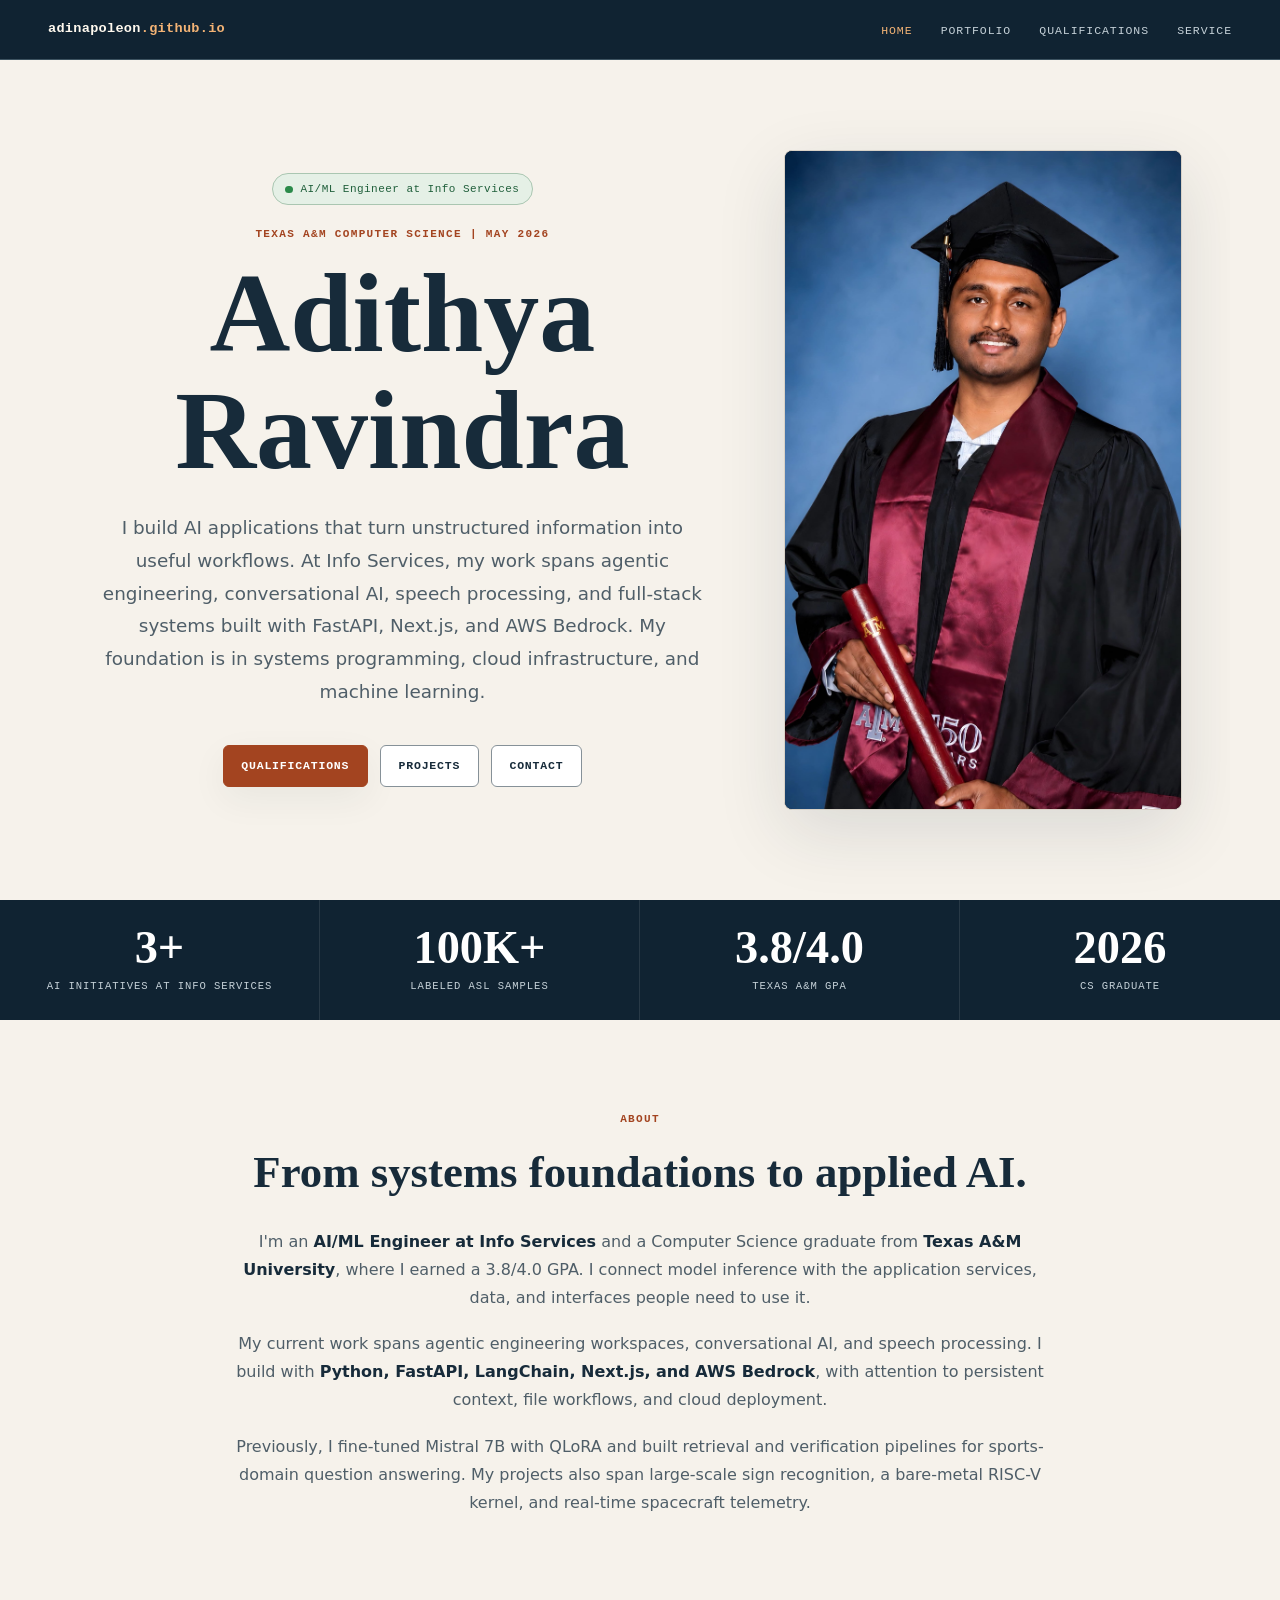
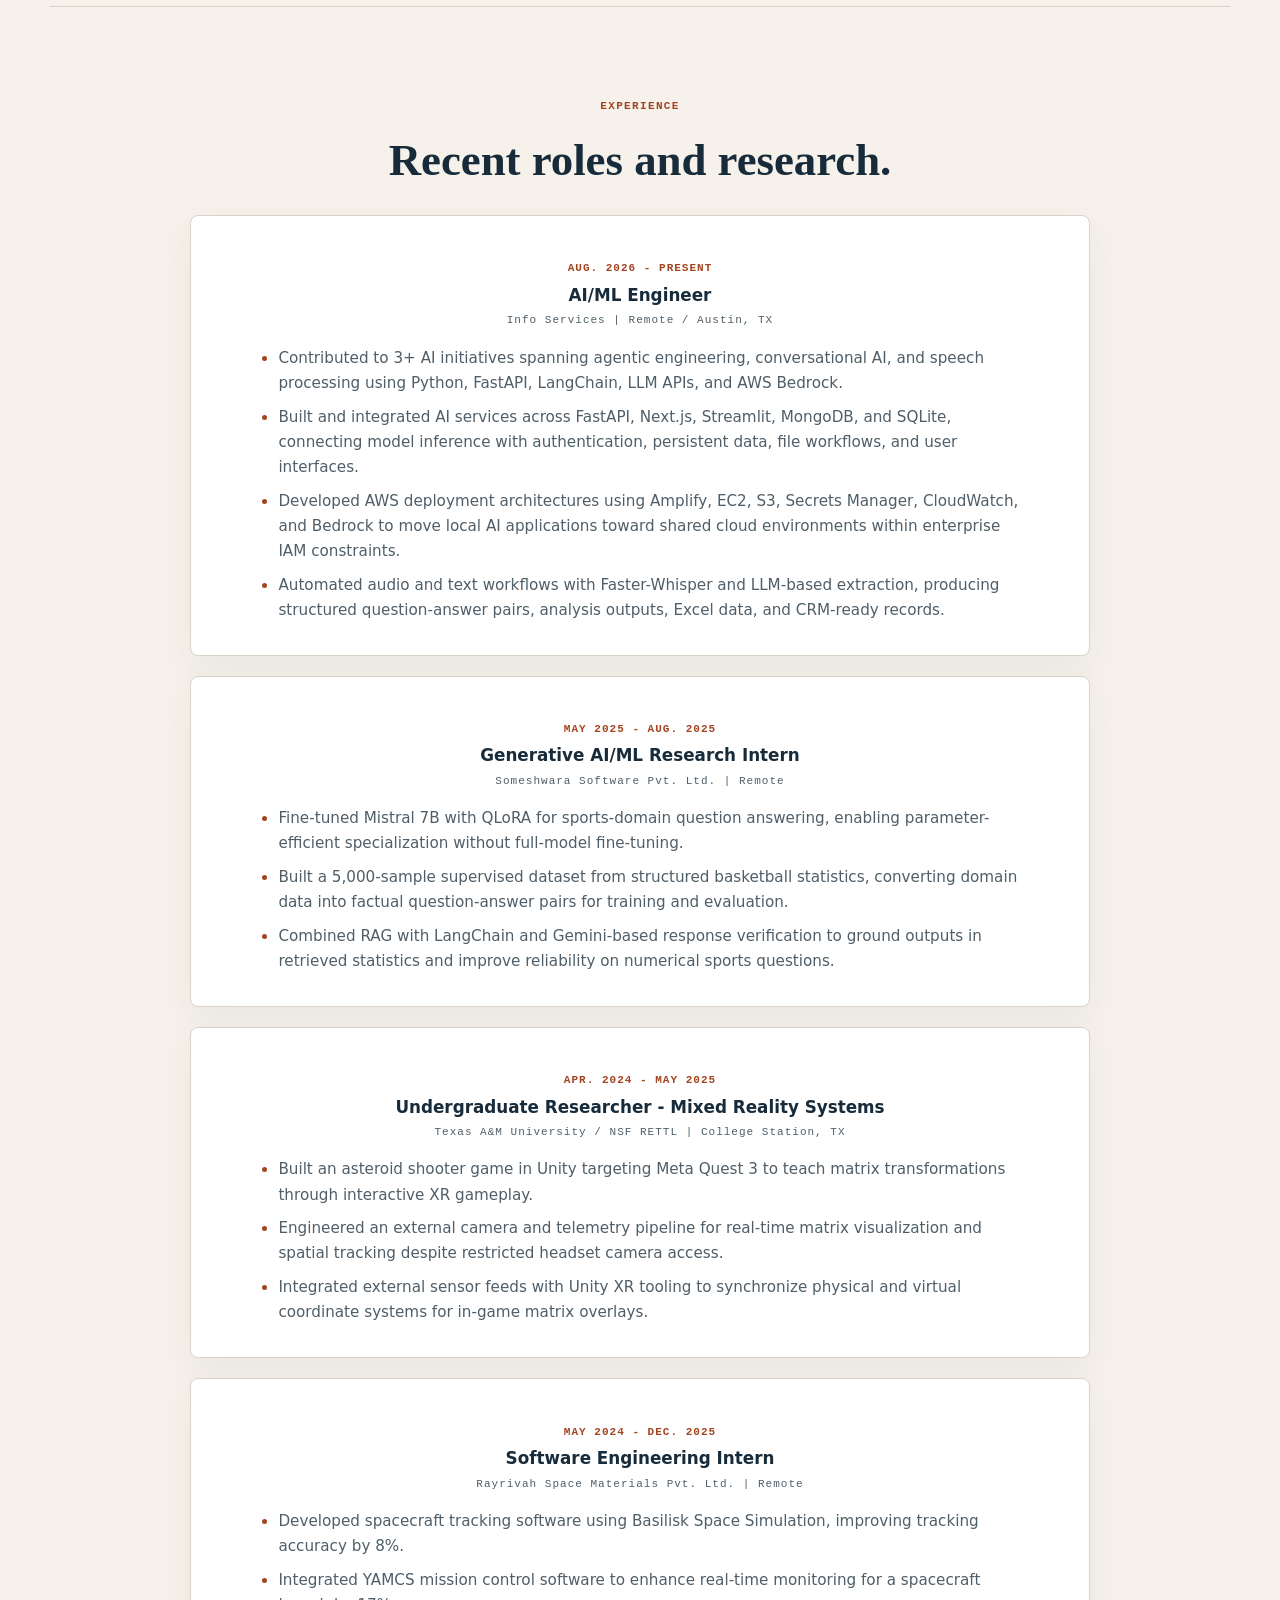
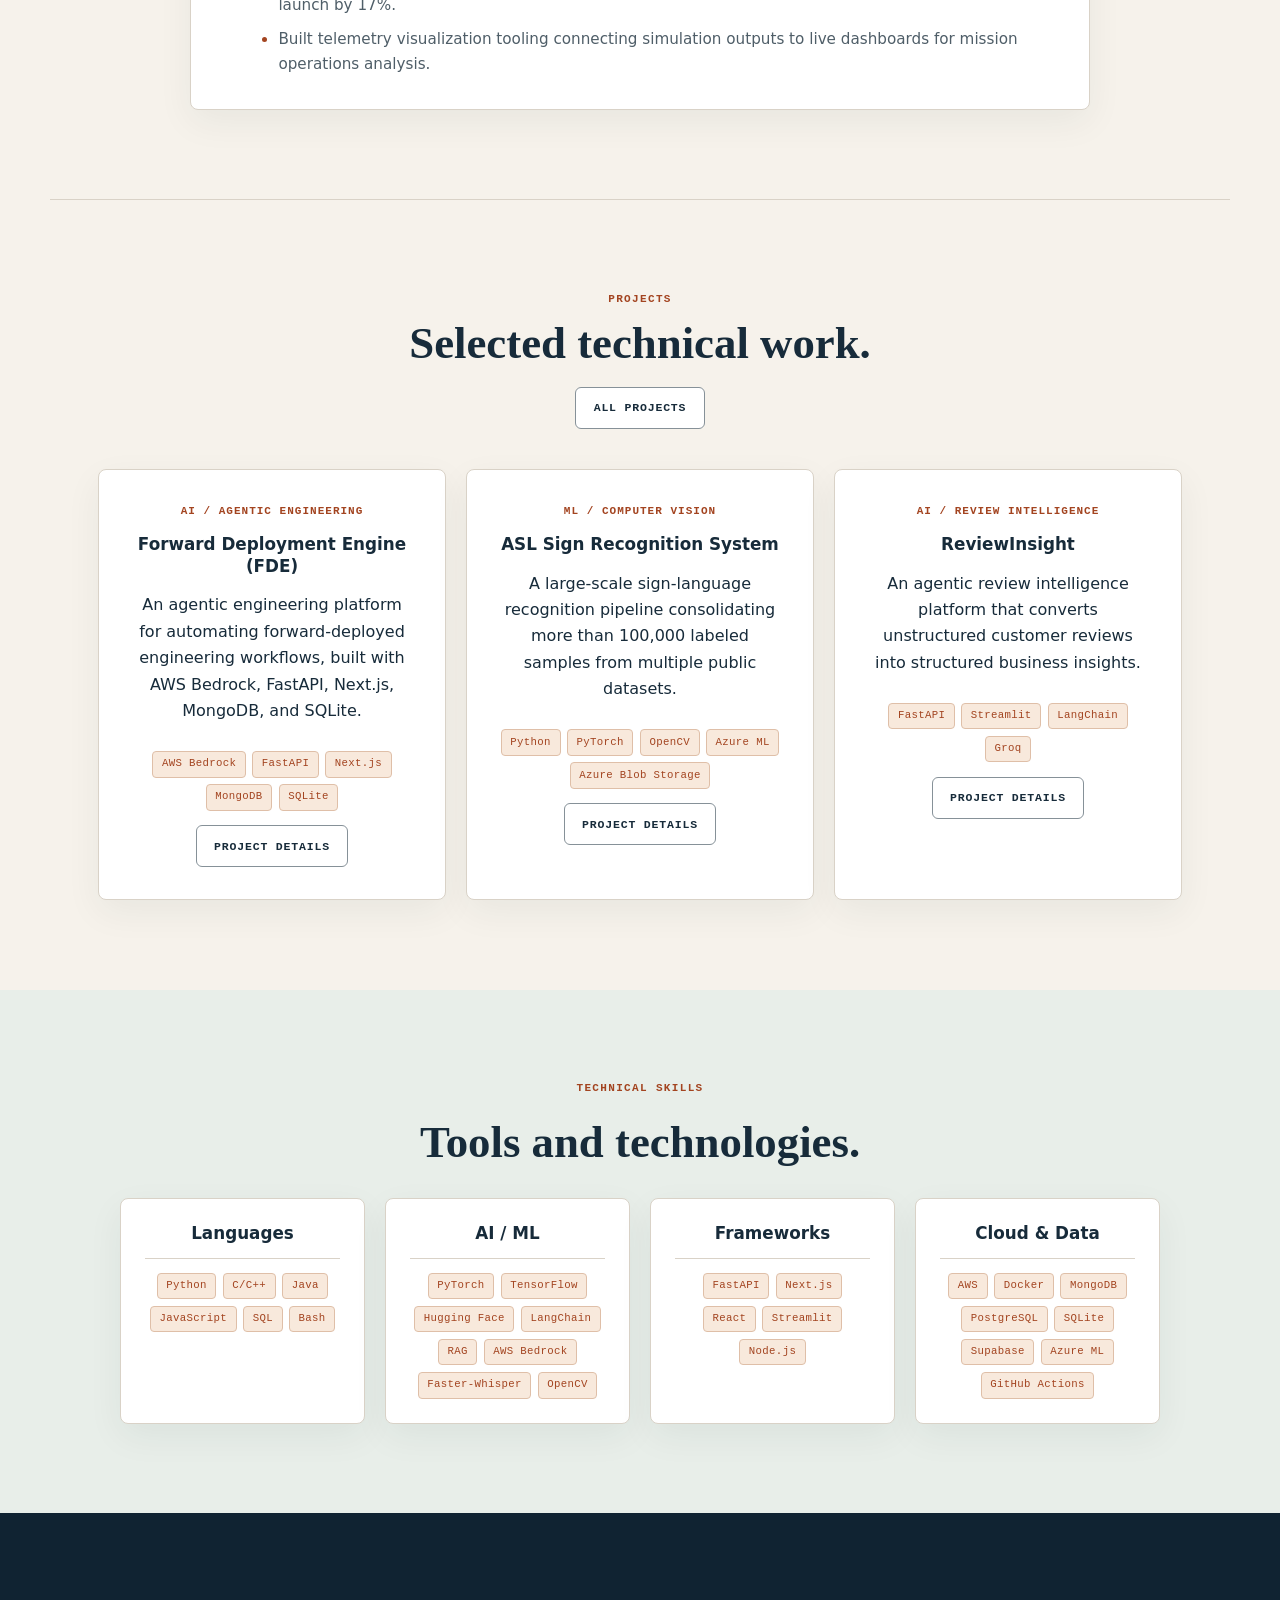
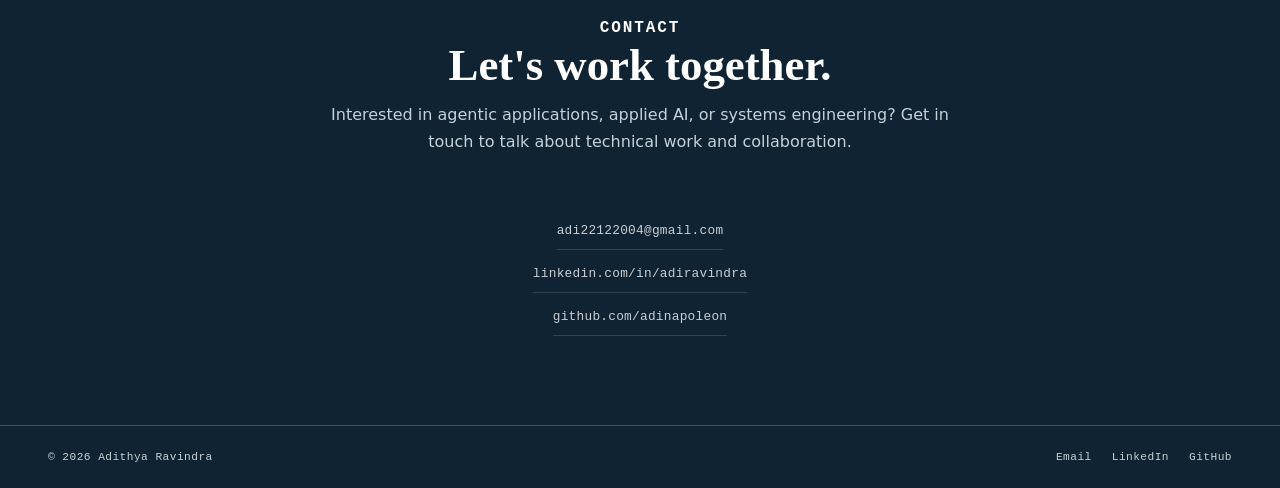
<file: index.html>
<!DOCTYPE html>
<html lang="en">
<head>
  <meta charset="UTF-8">
  <meta name="viewport" content="width=device-width, initial-scale=1.0">
  <title>Adithya Ravindra | AI/ML Engineer | Systems &amp; Cloud</title>
  <link rel="stylesheet" href="style.css">
</head>
<body>
  <nav class="site-nav" aria-label="Primary navigation">
    <a href="index.html" class="nav-logo">adinapoleon<span>.github.io</span></a>
    <ul>
      <li><a href="index.html" class="active">Home</a></li>
      <li><a href="tp.html">Portfolio</a></li>
      <li><a href="qual.html">Qualifications</a></li>
      <li><a href="svc.html">Service</a></li>
    </ul>
  </nav>

  <main>
    <section class="hero section-shell" id="hero">
      <div class="hero-copy">
        <p class="status-pill"><span></span> AI/ML Engineer at Info Services</p>
        <p class="eyebrow">Texas A&amp;M Computer Science | May 2026</p>
        <h1>Adithya Ravindra</h1>
        <p class="hero-lede">
          I build AI applications that turn unstructured information into useful workflows.
          At Info Services, my work spans agentic engineering, conversational AI, speech
          processing, and full-stack systems built with FastAPI, Next.js, and AWS Bedrock.
          My foundation is in systems programming, cloud infrastructure, and machine learning.
        </p>
        <div class="hero-actions">
          <a href="qual.html" class="btn btn-primary">Qualifications</a>
          <a href="tp.html" class="btn btn-secondary">Projects</a>
          <a href="mailto:adi22122004@gmail.com" class="btn btn-secondary">Contact</a>
        </div>
      </div>

      <div class="hero-portrait" aria-label="Portrait of Adithya Ravindra">
        <img src="Adi_main.jpg" alt="Adithya Ravindra in Texas A&amp;M graduation regalia">
      </div>
    </section>

    <section class="metrics-band" aria-label="Resume highlights">
      <div><strong>3+</strong><span>AI Initiatives at Info Services</span></div>
      <div><strong>100K+</strong><span>Labeled ASL Samples</span></div>
      <div><strong>3.8/4.0</strong><span>Texas A&amp;M GPA</span></div>
      <div><strong>2026</strong><span>CS Graduate</span></div>
    </section>

    <section class="split-section section-shell" id="about">
      <div class="section-kicker">
        <p class="eyebrow">About</p><h2>From systems foundations to applied AI.</h2>
      </div>
      <div class="prose">
        <p>I'm an <strong>AI/ML Engineer at Info Services</strong> and a Computer Science
          graduate from <strong>Texas A&amp;M University</strong>, where I earned a 3.8/4.0 GPA.
          I connect model inference with the application services, data, and interfaces
          people need to use it.</p>
        <p>My current work spans agentic engineering workspaces, conversational AI, and
          speech processing. I build with <strong>Python, FastAPI, LangChain, Next.js,
          and AWS Bedrock</strong>, with attention to persistent context, file workflows,
          and cloud deployment.</p>
        <p>Previously, I fine-tuned Mistral 7B with QLoRA and built retrieval and verification
          pipelines for sports-domain question answering. My projects also span large-scale
          sign recognition, a bare-metal RISC-V kernel, and real-time spacecraft telemetry.</p>
      </div>
    </section>

    <section class="section-shell section-stack split-section" id="experience">
      <div class="section-heading">
        <p class="eyebrow">Experience</p>
        <h2>Recent roles and research.</h2>
      </div>
      <div class="timeline">
        <article class="timeline-item">
          <p class="timeline-date">Aug. 2026 - Present</p>
          <h3>AI/ML Engineer</h3>
          <p class="timeline-org">Info Services | Remote / Austin, TX</p>
          <ul><li>Contributed to 3+ AI initiatives spanning agentic engineering, conversational AI, and speech processing using Python, FastAPI, LangChain, LLM APIs, and AWS Bedrock.</li>
<li>Built and integrated AI services across FastAPI, Next.js, Streamlit, MongoDB, and SQLite, connecting model inference with authentication, persistent data, file workflows, and user interfaces.</li>
<li>Developed AWS deployment architectures using Amplify, EC2, S3, Secrets Manager, CloudWatch, and Bedrock to move local AI applications toward shared cloud environments within enterprise IAM constraints.</li>
<li>Automated audio and text workflows with Faster-Whisper and LLM-based extraction, producing structured question-answer pairs, analysis outputs, Excel data, and CRM-ready records.</li>
</ul>
        </article>

        <article class="timeline-item">
          <p class="timeline-date">May 2025 - Aug. 2025</p>
          <h3>Generative AI/ML Research Intern</h3>
          <p class="timeline-org">Someshwara Software Pvt. Ltd. | Remote</p>
          <ul><li>Fine-tuned Mistral 7B with QLoRA for sports-domain question answering, enabling parameter-efficient specialization without full-model fine-tuning.</li>
<li>Built a 5,000-sample supervised dataset from structured basketball statistics, converting domain data into factual question-answer pairs for training and evaluation.</li>
<li>Combined RAG with LangChain and Gemini-based response verification to ground outputs in retrieved statistics and improve reliability on numerical sports questions.</li>
</ul>
        </article>

        <article class="timeline-item">
          <p class="timeline-date">Apr. 2024 - May 2025</p>
          <h3>Undergraduate Researcher - Mixed Reality Systems</h3>
          <p class="timeline-org">Texas A&amp;M University / NSF RETTL | College Station, TX</p>
          <ul>
            <li>Built an asteroid shooter game in Unity targeting Meta Quest 3 to teach matrix transformations through interactive XR gameplay.</li>
            <li>Engineered an external camera and telemetry pipeline for real-time matrix visualization and spatial tracking despite restricted headset camera access.</li>
            <li>Integrated external sensor feeds with Unity XR tooling to synchronize physical and virtual coordinate systems for in-game matrix overlays.</li>
          </ul>
        </article>

        <article class="timeline-item">
          <p class="timeline-date">May 2024 - Dec. 2025</p>
          <h3>Software Engineering Intern</h3>
          <p class="timeline-org">Rayrivah Space Materials Pvt. Ltd. | Remote</p>
          <ul>
            <li>Developed spacecraft tracking software using Basilisk Space Simulation, improving tracking accuracy by 8%.</li>
            <li>Integrated YAMCS mission control software to enhance real-time monitoring for a spacecraft launch by 17%.</li>
            <li>Built telemetry visualization tooling connecting simulation outputs to live dashboards for mission operations analysis.</li>
          </ul>
        </article>
      </div>
    </section>

    <section class="section-shell section-stack" id="projects">
      <div class="section-heading row-heading">
        <div><p class="eyebrow">Projects</p><h2>Selected technical work.</h2></div>
        <a href="tp.html" class="btn btn-secondary">All projects</a>
      </div>
      <div class="project-grid">
        <article class="project-card impact-card">
          <p class="card-label">AI / Agentic Engineering</p><h3>Forward Deployment Engine (FDE)</h3><p>An agentic engineering platform for automating forward-deployed engineering workflows, built with AWS Bedrock, FastAPI, Next.js, MongoDB, and SQLite.</p>
          <div class="tag-row"><span>AWS Bedrock</span><span>FastAPI</span><span>Next.js</span><span>MongoDB</span><span>SQLite</span></div>
          <a href="tp.html#fde" class="btn btn-secondary">Project details</a>
        </article>

        <article class="project-card impact-card">
          <p class="card-label">ML / Computer Vision</p><h3>ASL Sign Recognition System</h3><p>A large-scale sign-language recognition pipeline consolidating more than 100,000 labeled samples from multiple public datasets.</p>
          <div class="tag-row"><span>Python</span><span>PyTorch</span><span>OpenCV</span><span>Azure ML</span><span>Azure Blob Storage</span></div>
          <a href="tp.html#asl" class="btn btn-secondary">Project details</a>
        </article>

        <article class="project-card impact-card">
          <p class="card-label">AI / Review Intelligence</p><h3>ReviewInsight</h3><p>An agentic review intelligence platform that converts unstructured customer reviews into structured business insights.</p>
          <div class="tag-row"><span>FastAPI</span><span>Streamlit</span><span>LangChain</span><span>Groq</span></div>
          <a href="tp.html#reviewinsight" class="btn btn-secondary">Project details</a>
        </article>
      </div>
    </section>

    <section class="skills-section section-shell" id="skills">
<div class="section-heading"><p class="eyebrow">Technical Skills</p><h2>Tools and technologies.</h2></div>
      <div class="skills-grid">
<article class="skill-card"><h3>Languages</h3><div class="tag-row"><span>Python</span><span>C/C++</span><span>Java</span><span>JavaScript</span><span>SQL</span><span>Bash</span></div></article>
<article class="skill-card"><h3>AI / ML</h3><div class="tag-row"><span>PyTorch</span><span>TensorFlow</span><span>Hugging Face</span><span>LangChain</span><span>RAG</span><span>AWS Bedrock</span><span>Faster-Whisper</span><span>OpenCV</span></div></article>
<article class="skill-card"><h3>Frameworks</h3><div class="tag-row"><span>FastAPI</span><span>Next.js</span><span>React</span><span>Streamlit</span><span>Node.js</span></div></article>
<article class="skill-card"><h3>Cloud &amp; Data</h3><div class="tag-row"><span>AWS</span><span>Docker</span><span>MongoDB</span><span>PostgreSQL</span><span>SQLite</span><span>Supabase</span><span>Azure ML</span><span>GitHub Actions</span></div></article>
      </div>
    </section>

    <section class="contact-section section-shell" id="contact">
      <div>
        <p class="eyebrow">Contact</p>
        <h2>Let's work together.</h2>
        <p>
          Interested in agentic applications, applied AI, or systems engineering?
          Get in touch to talk about technical work and collaboration.
        </p>
      </div>
      <div class="contact-links">
        <a href="mailto:adi22122004@gmail.com">adi22122004@gmail.com</a>
        <a href="https://linkedin.com/in/adiravindra" target="_blank">linkedin.com/in/adiravindra</a>
        <a href="https://github.com/adinapoleon" target="_blank">github.com/adinapoleon</a>
      </div>
    </section>
  </main>

  <footer>
    <span class="footer-copy">© 2026 Adithya Ravindra</span>
    <div class="footer-links">
      <a href="mailto:adi22122004@gmail.com">Email</a>
      <a href="https://linkedin.com/in/adiravindra" target="_blank">LinkedIn</a>
      <a href="https://github.com/adinapoleon" target="_blank">GitHub</a>
    </div>
  </footer>
</body>
</html>
</file>
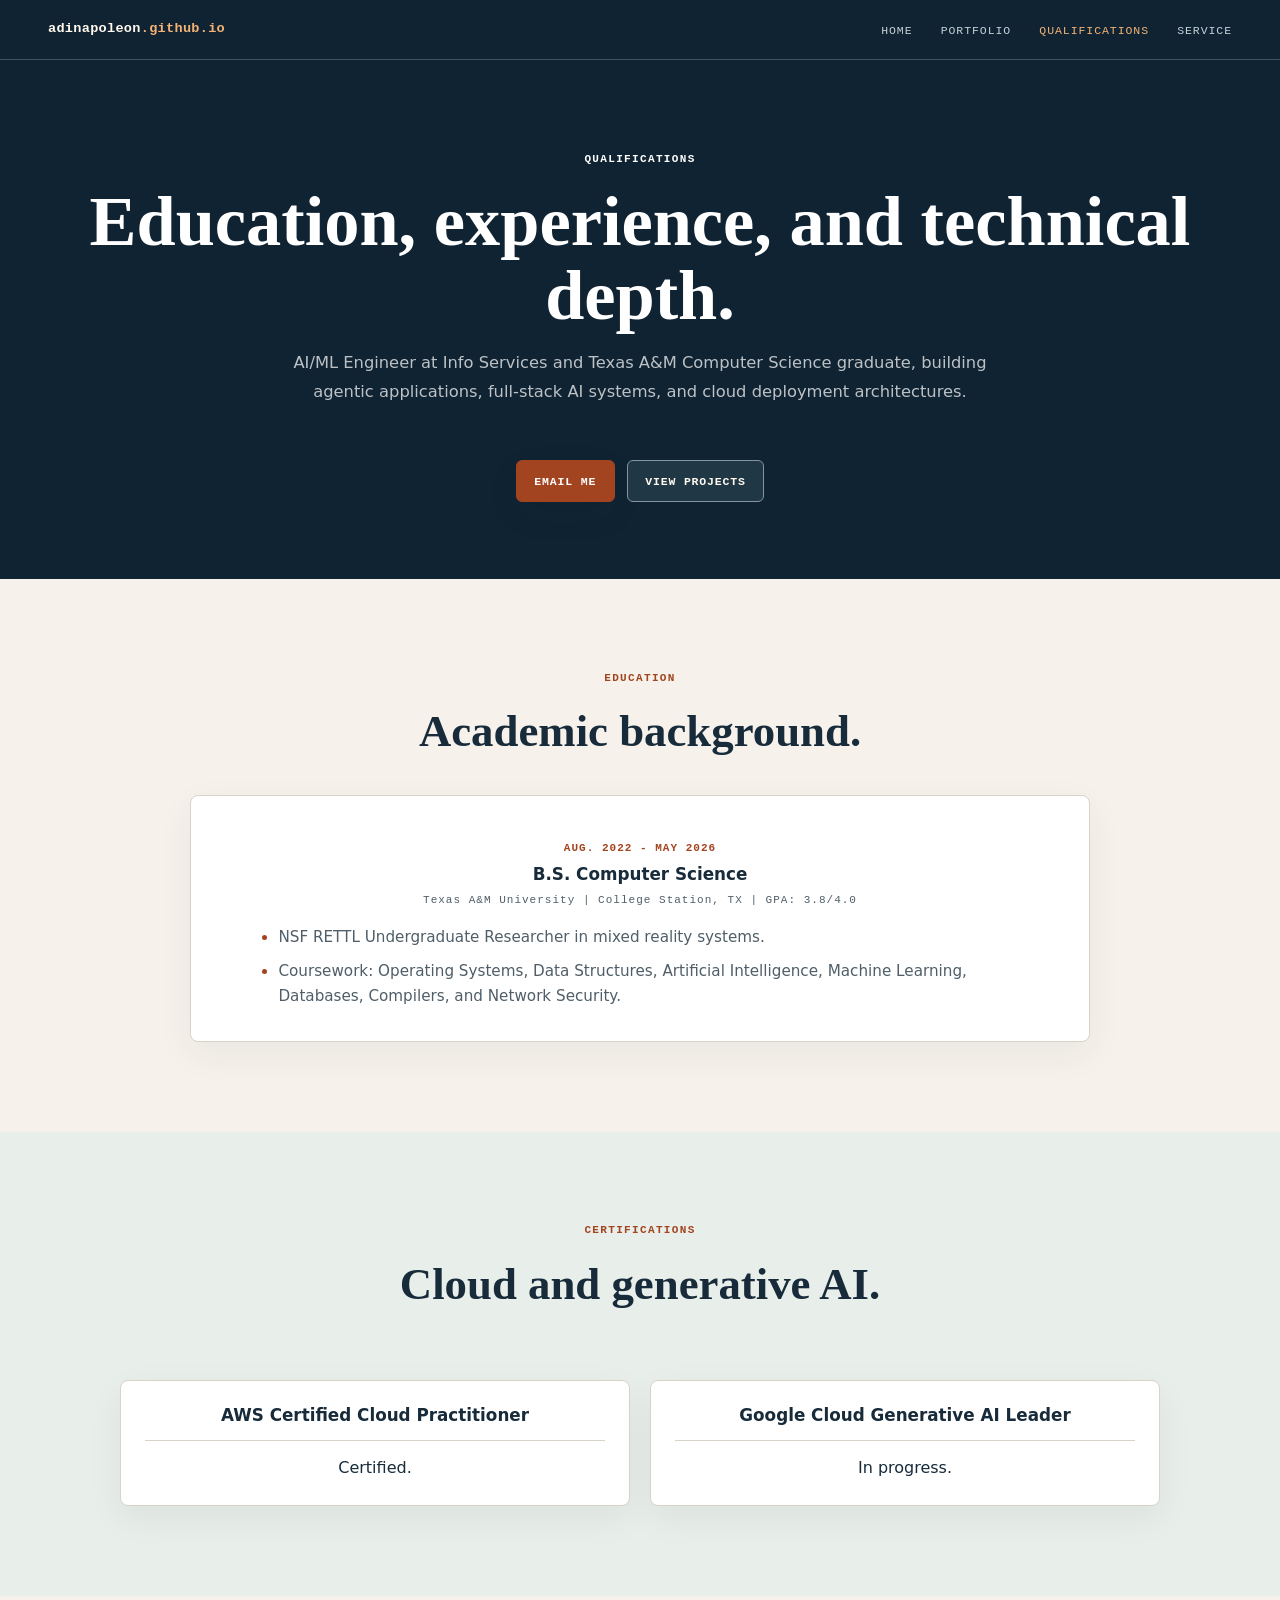
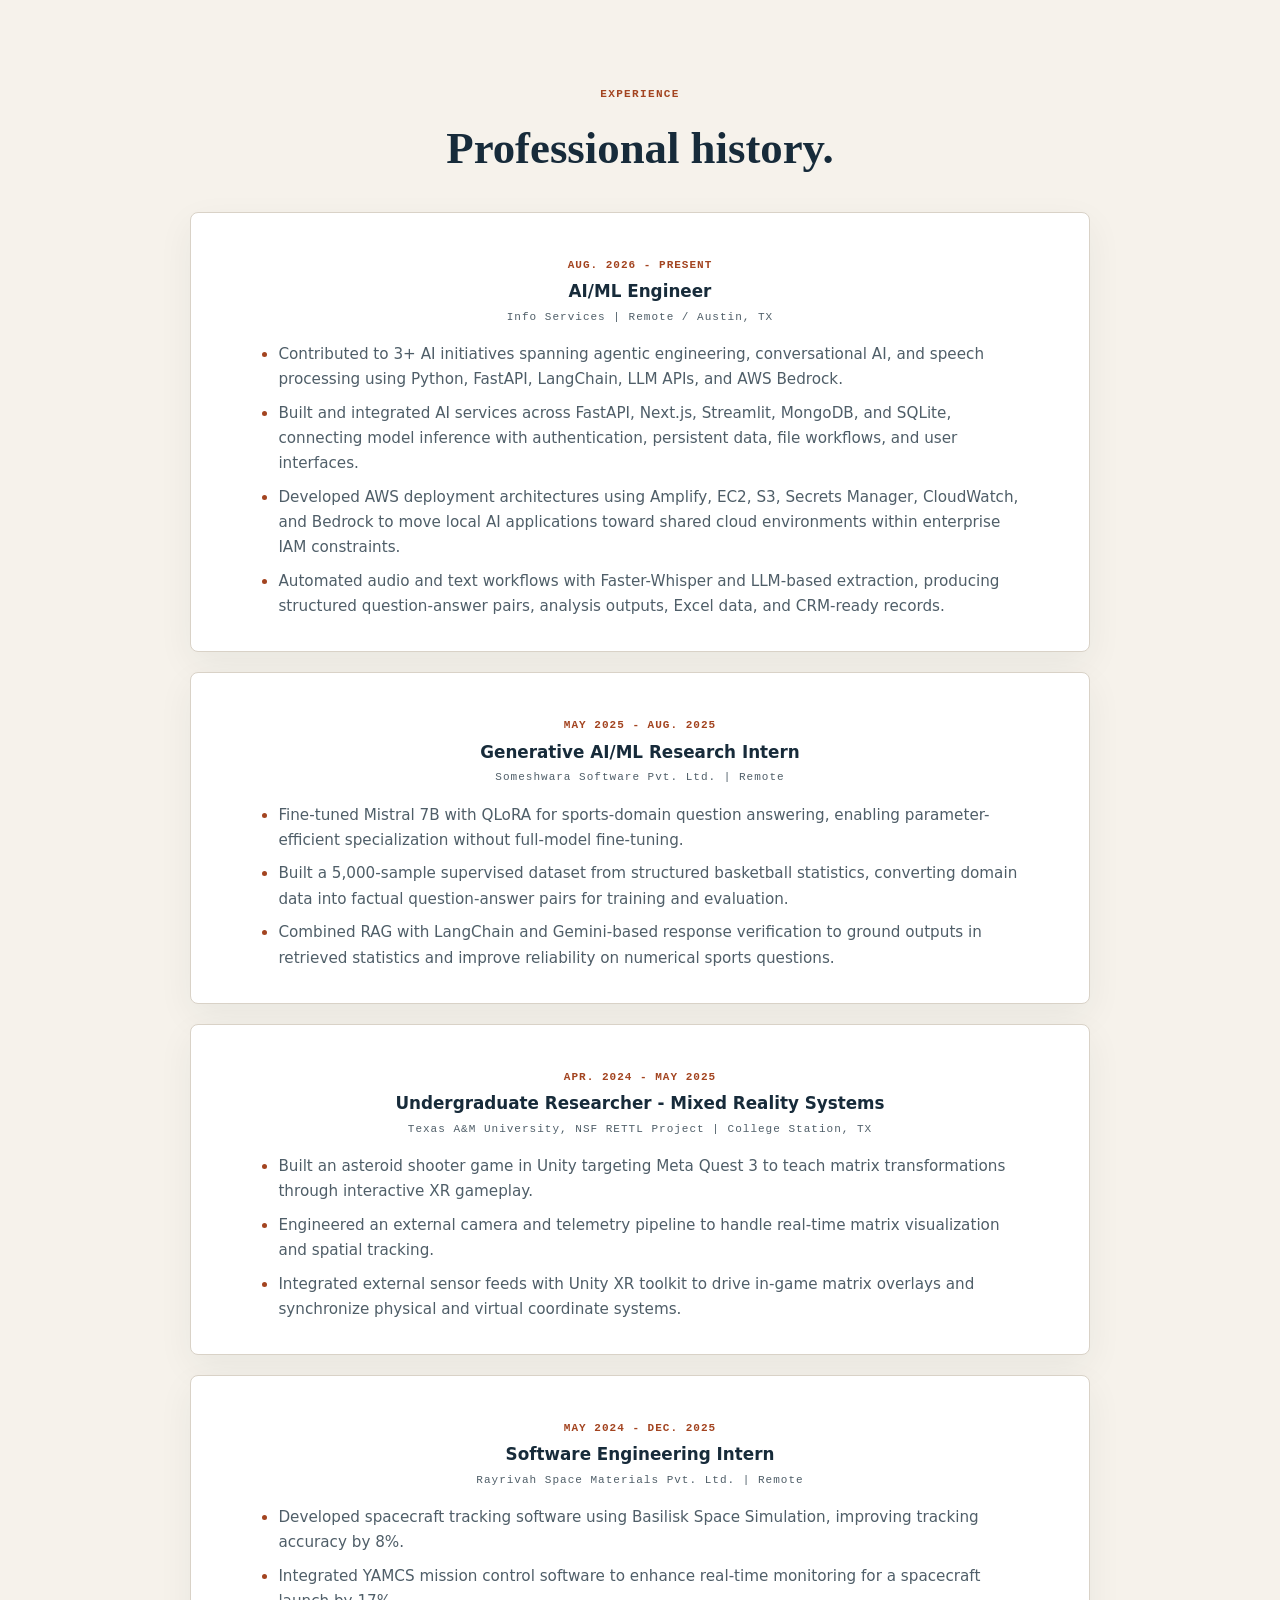
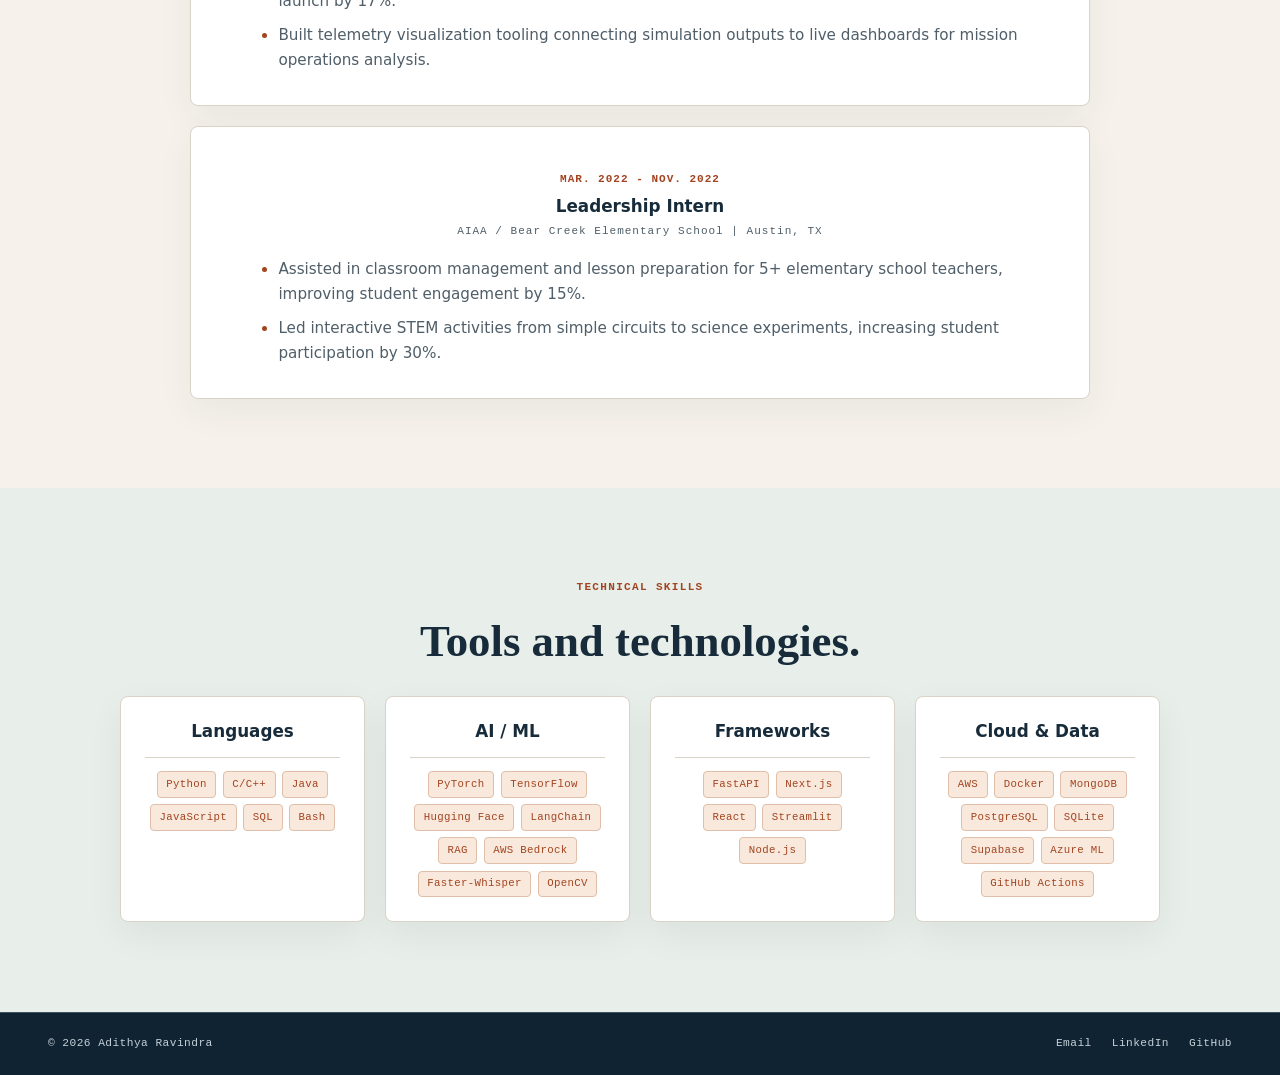
<file: qual.html>
<!DOCTYPE html>
<html lang="en">
<head>
  <meta charset="UTF-8">
  <meta name="viewport" content="width=device-width, initial-scale=1.0">
  <title>Qualifications | Adithya Ravindra</title>
  <link rel="stylesheet" href="style.css">
</head>
<body>
  <nav class="site-nav" aria-label="Primary navigation">
    <a href="index.html" class="nav-logo">adinapoleon<span>.github.io</span></a>
    <ul>
      <li><a href="index.html">Home</a></li>
      <li><a href="tp.html">Portfolio</a></li>
      <li><a href="qual.html" class="active">Qualifications</a></li>
      <li><a href="svc.html">Service</a></li>
    </ul>
  </nav>

  <main>
    <section class="page-hero section-shell">
      <p class="eyebrow">Qualifications</p>
      <h1>Education, experience, and technical depth.</h1>
      <p>
        AI/ML Engineer at Info Services and Texas A&amp;M Computer Science graduate, building
        agentic applications, full-stack AI systems, and cloud deployment architectures.
      </p>
      <div class="hero-actions">
        <a href="mailto:adi22122004@gmail.com" class="btn btn-primary">Email me</a>
        <a href="tp.html" class="btn btn-secondary">View projects</a>
      </div>
    </section>

    <section class="section-shell section-stack">
      <div class="section-heading">
        <p class="eyebrow">Education</p>
        <h2>Academic background.</h2>
      </div>
      <div class="timeline">
        <article class="timeline-item">
          <p class="timeline-date">Aug. 2022 - May 2026</p>
          <h3>B.S. Computer Science</h3>
          <p class="timeline-org">Texas A&amp;M University | College Station, TX | GPA: 3.8/4.0</p>
          <ul>
            <li>NSF RETTL Undergraduate Researcher in mixed reality systems.</li>
            <li>Coursework: Operating Systems, Data Structures, Artificial Intelligence, Machine Learning, Databases, Compilers, and Network Security.</li>
          </ul>
        </article>
      </div>
    </section>

    <section class="section-shell section-stack soft-band" id="certifications">
      <div class="section-heading">
        <p class="eyebrow">Certifications</p><h2>Cloud and generative AI.</h2>
      </div>
      <div class="credential-grid">
        <article class="skill-card"><h3>AWS Certified Cloud Practitioner</h3><p>Certified.</p></article>
        <article class="skill-card"><h3>Google Cloud Generative AI Leader</h3><p>In progress.</p></article>
      </div>
    </section>

    <section class="section-shell section-stack">
      <div class="section-heading">
        <p class="eyebrow">Experience</p>
        <h2>Professional history.</h2>
      </div>
      <div class="timeline">
        <article class="timeline-item">
          <p class="timeline-date">Aug. 2026 - Present</p>
          <h3>AI/ML Engineer</h3>
          <p class="timeline-org">Info Services | Remote / Austin, TX</p>
          <ul><li>Contributed to 3+ AI initiatives spanning agentic engineering, conversational AI, and speech processing using Python, FastAPI, LangChain, LLM APIs, and AWS Bedrock.</li>
<li>Built and integrated AI services across FastAPI, Next.js, Streamlit, MongoDB, and SQLite, connecting model inference with authentication, persistent data, file workflows, and user interfaces.</li>
<li>Developed AWS deployment architectures using Amplify, EC2, S3, Secrets Manager, CloudWatch, and Bedrock to move local AI applications toward shared cloud environments within enterprise IAM constraints.</li>
<li>Automated audio and text workflows with Faster-Whisper and LLM-based extraction, producing structured question-answer pairs, analysis outputs, Excel data, and CRM-ready records.</li>
</ul>
        </article>

        <article class="timeline-item">
          <p class="timeline-date">May 2025 - Aug. 2025</p>
          <h3>Generative AI/ML Research Intern</h3>
          <p class="timeline-org">Someshwara Software Pvt. Ltd. | Remote</p>
          <ul><li>Fine-tuned Mistral 7B with QLoRA for sports-domain question answering, enabling parameter-efficient specialization without full-model fine-tuning.</li>
<li>Built a 5,000-sample supervised dataset from structured basketball statistics, converting domain data into factual question-answer pairs for training and evaluation.</li>
<li>Combined RAG with LangChain and Gemini-based response verification to ground outputs in retrieved statistics and improve reliability on numerical sports questions.</li>
</ul>
        </article>

        <article class="timeline-item">
          <p class="timeline-date">Apr. 2024 - May 2025</p>
          <h3>Undergraduate Researcher - Mixed Reality Systems</h3>
          <p class="timeline-org">Texas A&amp;M University, NSF RETTL Project | College Station, TX</p>
          <ul>
            <li>Built an asteroid shooter game in Unity targeting Meta Quest 3 to teach matrix transformations through interactive XR gameplay.</li>
            <li>Engineered an external camera and telemetry pipeline to handle real-time matrix visualization and spatial tracking.</li>
            <li>Integrated external sensor feeds with Unity XR toolkit to drive in-game matrix overlays and synchronize physical and virtual coordinate systems.</li>
          </ul>
        </article>

        <article class="timeline-item">
          <p class="timeline-date">May 2024 - Dec. 2025</p>
          <h3>Software Engineering Intern</h3>
          <p class="timeline-org">Rayrivah Space Materials Pvt. Ltd. | Remote</p>
          <ul>
            <li>Developed spacecraft tracking software using Basilisk Space Simulation, improving tracking accuracy by 8%.</li>
            <li>Integrated YAMCS mission control software to enhance real-time monitoring for a spacecraft launch by 17%.</li>
            <li>Built telemetry visualization tooling connecting simulation outputs to live dashboards for mission operations analysis.</li>
          </ul>
        </article>

        <article class="timeline-item">
          <p class="timeline-date">Mar. 2022 - Nov. 2022</p>
          <h3>Leadership Intern</h3>
          <p class="timeline-org">AIAA / Bear Creek Elementary School | Austin, TX</p>
          <ul>
            <li>Assisted in classroom management and lesson preparation for 5+ elementary school teachers, improving student engagement by 15%.</li>
            <li>Led interactive STEM activities from simple circuits to science experiments, increasing student participation by 30%.</li>
          </ul>
        </article>
      </div>
    </section>

    <section class="skills-section section-shell" id="skills">
<div class="section-heading"><p class="eyebrow">Technical Skills</p><h2>Tools and technologies.</h2></div>
      <div class="skills-grid">
<article class="skill-card"><h3>Languages</h3><div class="tag-row"><span>Python</span><span>C/C++</span><span>Java</span><span>JavaScript</span><span>SQL</span><span>Bash</span></div></article>
<article class="skill-card"><h3>AI / ML</h3><div class="tag-row"><span>PyTorch</span><span>TensorFlow</span><span>Hugging Face</span><span>LangChain</span><span>RAG</span><span>AWS Bedrock</span><span>Faster-Whisper</span><span>OpenCV</span></div></article>
<article class="skill-card"><h3>Frameworks</h3><div class="tag-row"><span>FastAPI</span><span>Next.js</span><span>React</span><span>Streamlit</span><span>Node.js</span></div></article>
<article class="skill-card"><h3>Cloud &amp; Data</h3><div class="tag-row"><span>AWS</span><span>Docker</span><span>MongoDB</span><span>PostgreSQL</span><span>SQLite</span><span>Supabase</span><span>Azure ML</span><span>GitHub Actions</span></div></article>
      </div>
    </section>
  </main>

  <footer>
    <span class="footer-copy">© 2026 Adithya Ravindra</span>
    <div class="footer-links">
      <a href="mailto:adi22122004@gmail.com">Email</a>
      <a href="https://linkedin.com/in/adiravindra" target="_blank">LinkedIn</a>
      <a href="https://github.com/adinapoleon" target="_blank">GitHub</a>
    </div>
  </footer>
</body>
</html>
</file>
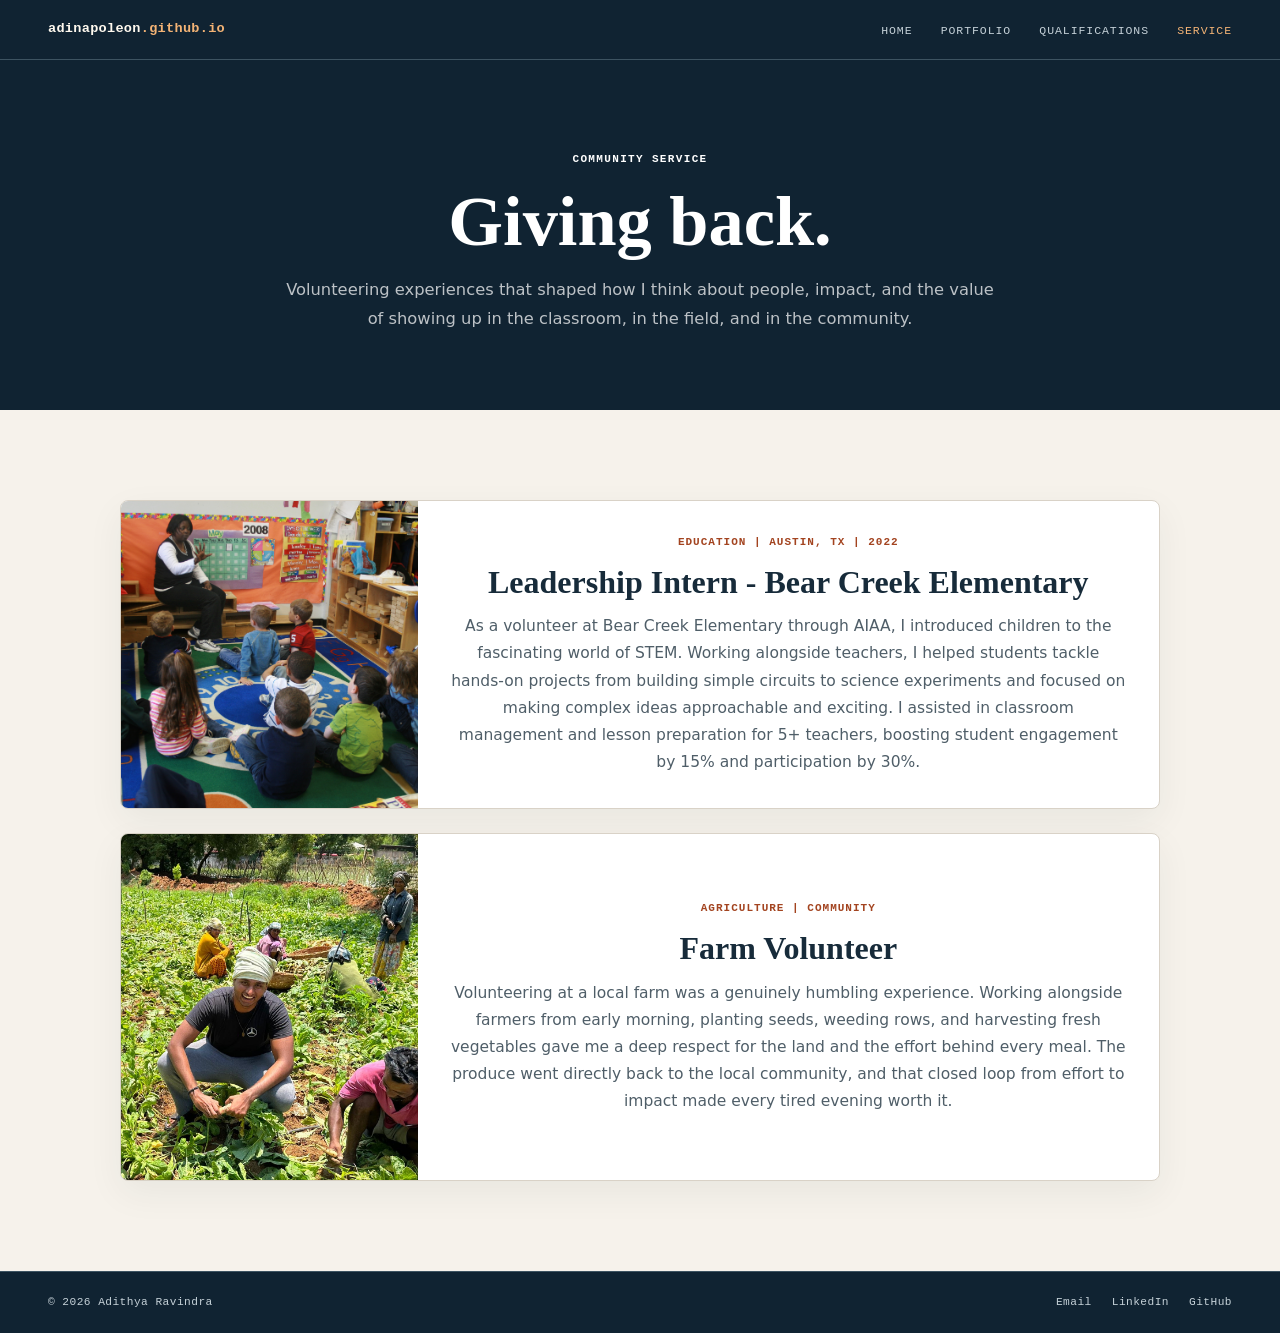
<file: svc.html>
<!DOCTYPE html>
<html lang="en">
<head>
  <meta charset="UTF-8">
  <meta name="viewport" content="width=device-width, initial-scale=1.0">
  <title>Service | Adithya Ravindra</title>
  <link rel="stylesheet" href="style.css">
</head>
<body>
  <nav class="site-nav" aria-label="Primary navigation">
    <a href="index.html" class="nav-logo">adinapoleon<span>.github.io</span></a>
    <ul>
      <li><a href="index.html">Home</a></li>
      <li><a href="tp.html">Portfolio</a></li>
      <li><a href="qual.html">Qualifications</a></li>
      <li><a href="svc.html" class="active">Service</a></li>
    </ul>
  </nav>

  <main>
    <section class="page-hero section-shell">
      <p class="eyebrow">Community Service</p>
      <h1>Giving back.</h1>
      <p>
        Volunteering experiences that shaped how I think about people, impact, and the value
        of showing up in the classroom, in the field, and in the community.
      </p>
    </section>

    <section class="section-shell">
      <div class="service-cards">
        <article class="service-card">
          <div class="service-image">
            <img src="images/Elem.jpg" alt="Bear Creek Elementary">
          </div>
          <div class="service-info">
            <span class="service-badge">Education | Austin, TX | 2022</span>
            <h2>Leadership Intern - Bear Creek Elementary</h2>
            <p>
              As a volunteer at Bear Creek Elementary through AIAA, I introduced children to
              the fascinating world of STEM. Working alongside teachers, I helped students
              tackle hands-on projects from building simple circuits to science experiments
              and focused on making complex ideas approachable and exciting. I assisted in
              classroom management and lesson preparation for 5+ teachers, boosting student
              engagement by 15% and participation by 30%.
            </p>
          </div>
        </article>

        <article class="service-card">
          <div class="service-image">
            <img src="images/farm.jpg" alt="Farm volunteering">
          </div>
          <div class="service-info">
            <span class="service-badge">Agriculture | Community</span>
            <h2>Farm Volunteer</h2>
            <p>
              Volunteering at a local farm was a genuinely humbling experience. Working
              alongside farmers from early morning, planting seeds, weeding rows, and
              harvesting fresh vegetables gave me a deep respect for the land and the effort
              behind every meal. The produce went directly back to the local community, and
              that closed loop from effort to impact made every tired evening worth it.
            </p>
          </div>
        </article>
      </div>
    </section>
  </main>

  <footer>
    <span class="footer-copy">© 2026 Adithya Ravindra</span>
    <div class="footer-links">
      <a href="mailto:adi22122004@gmail.com">Email</a>
      <a href="https://linkedin.com/in/adiravindra" target="_blank">LinkedIn</a>
      <a href="https://github.com/adinapoleon" target="_blank">GitHub</a>
    </div>
  </footer>
</body>
</html>
</file>
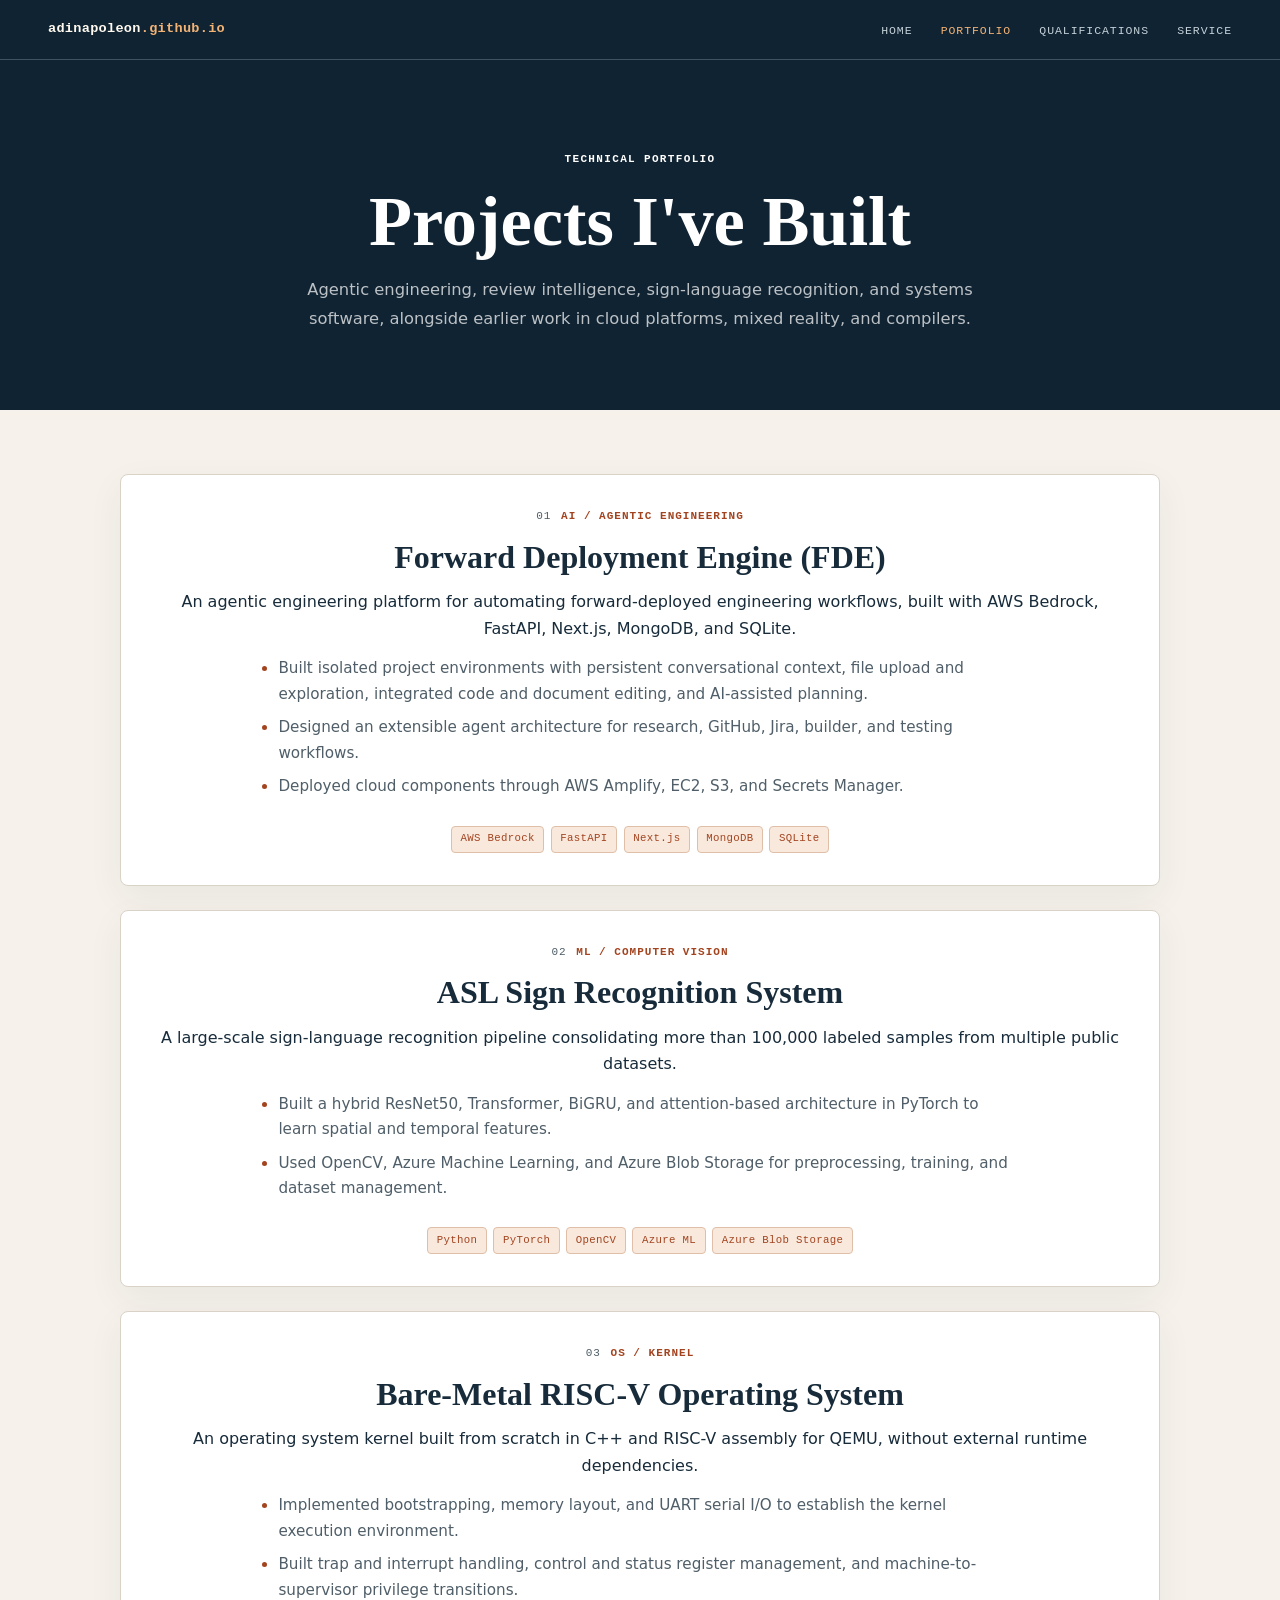
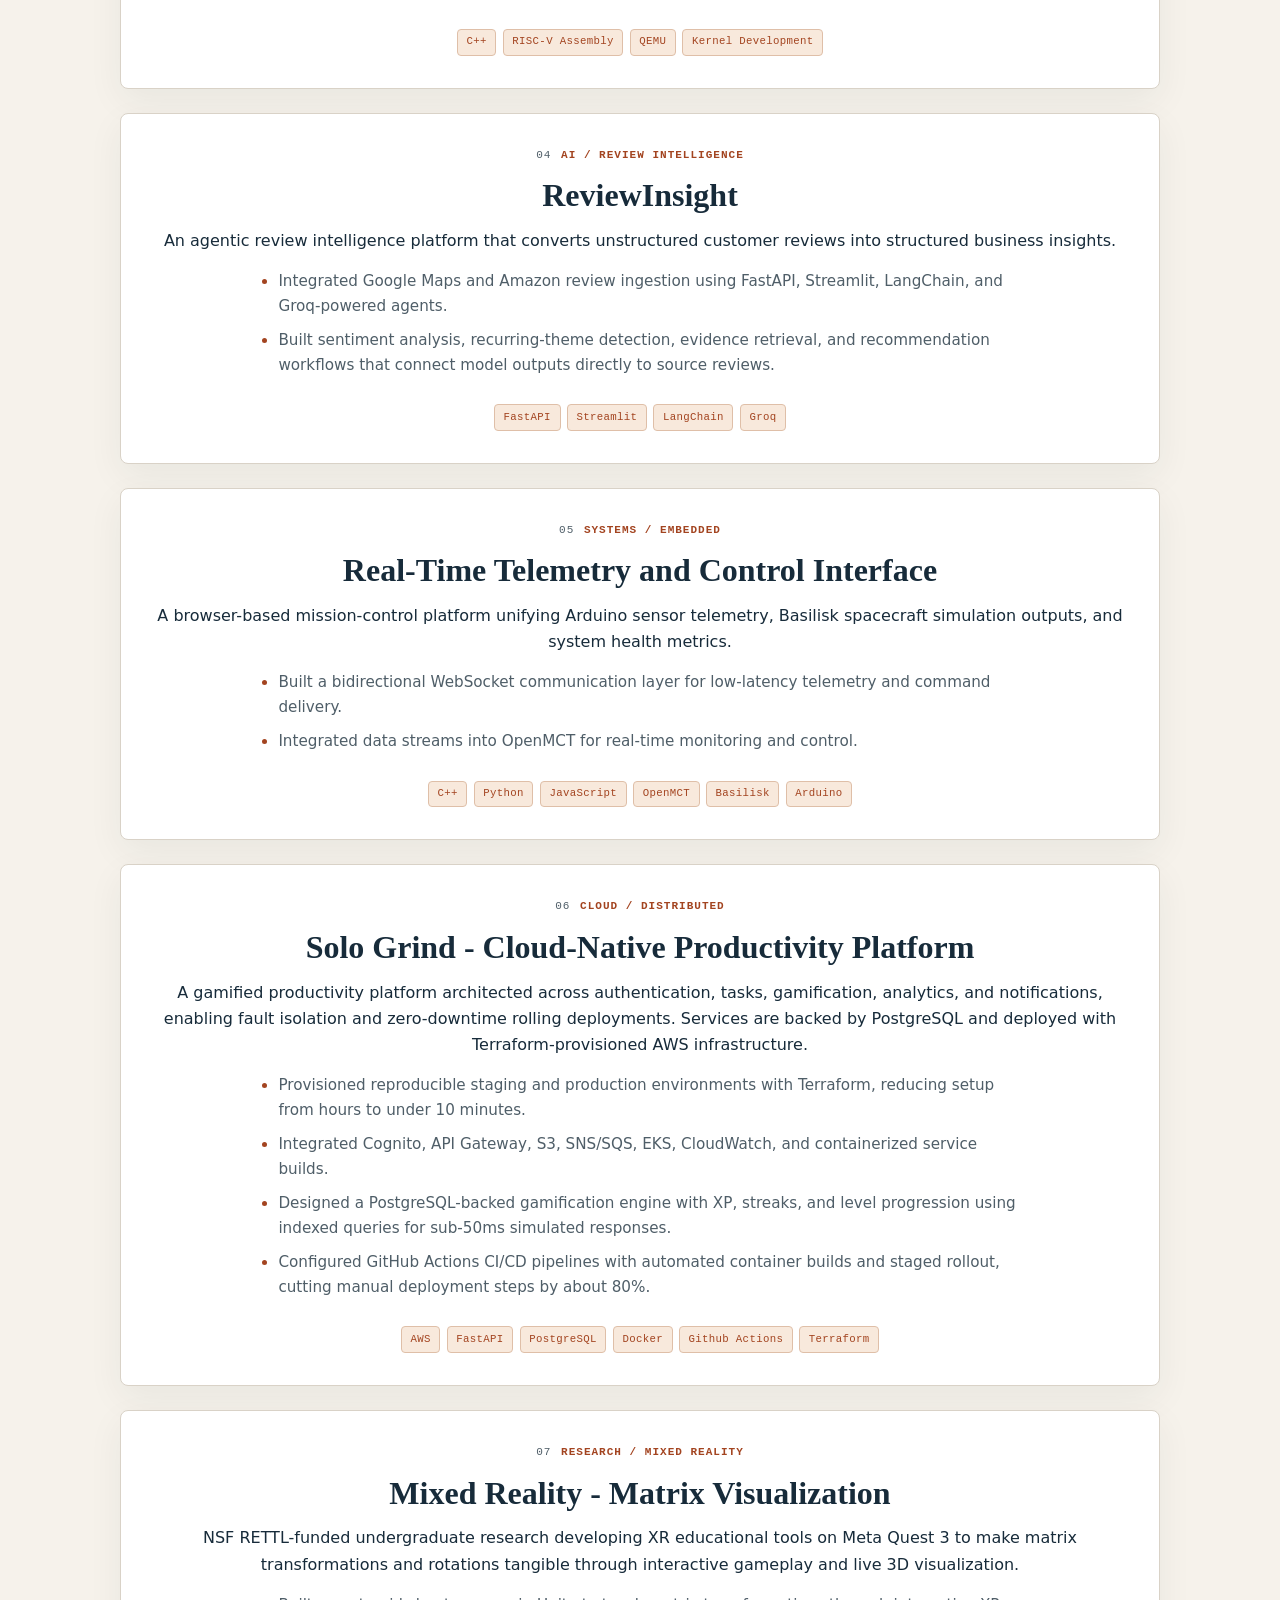
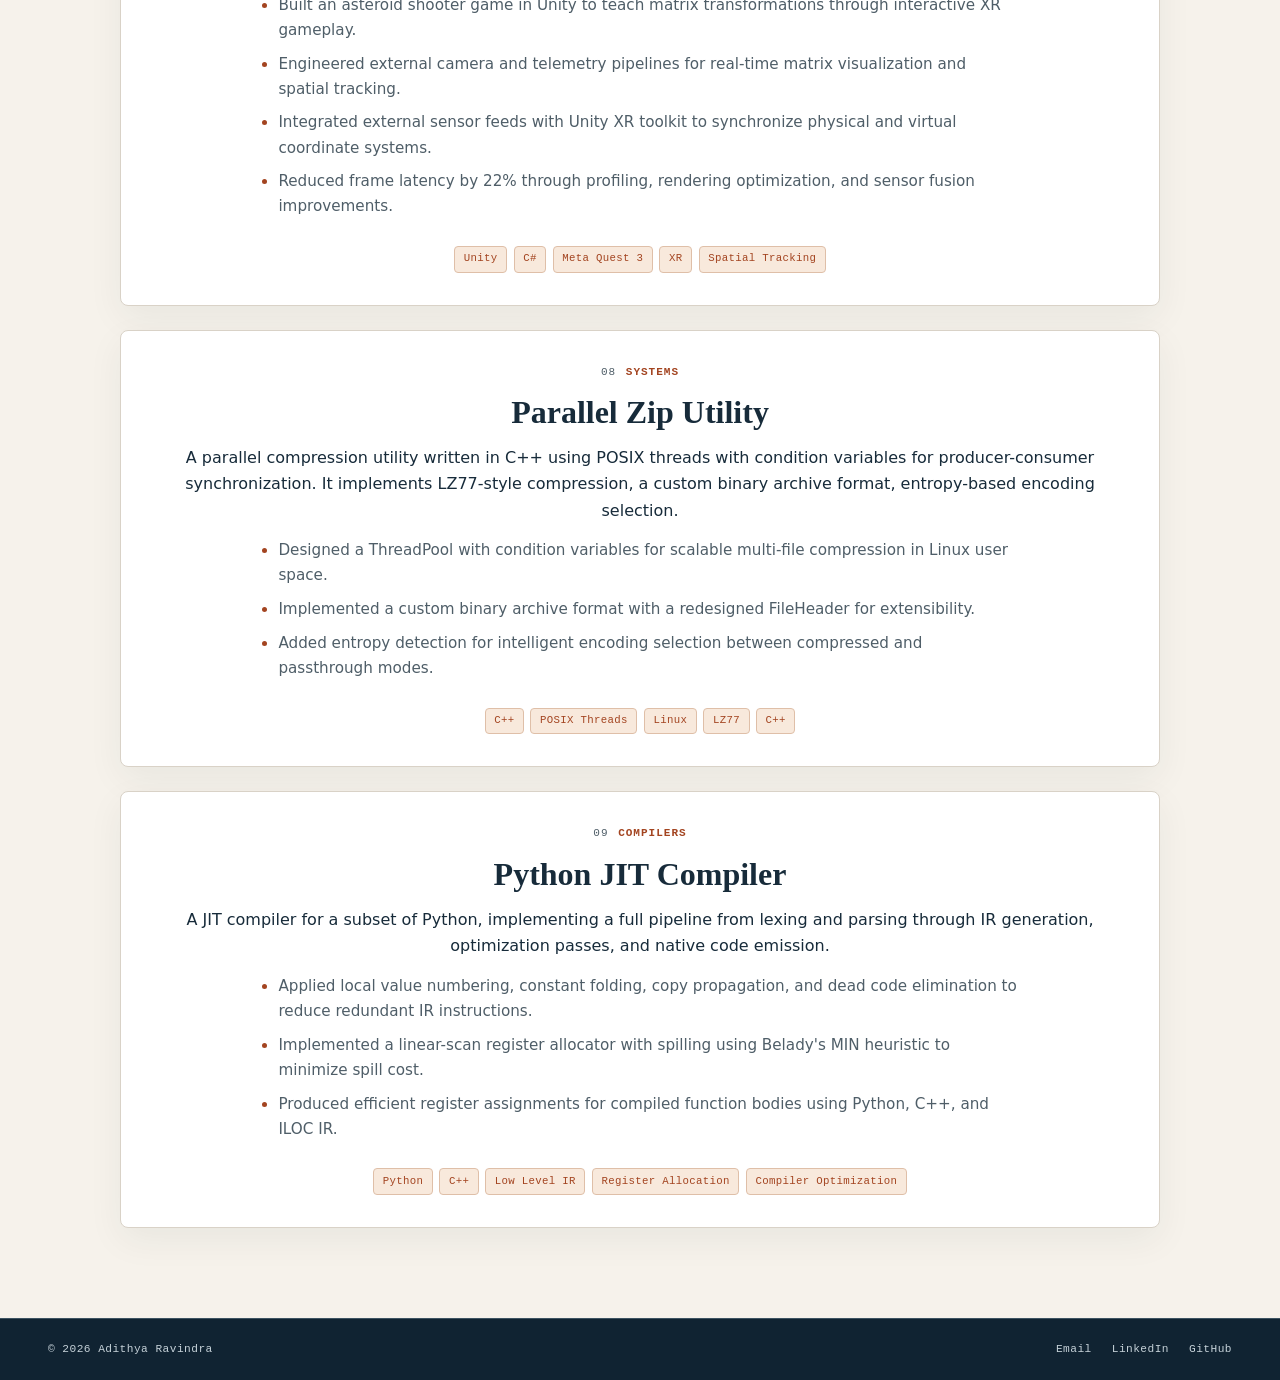
<file: tp.html>
<!DOCTYPE html>
<html lang="en">
<head>
  <meta charset="UTF-8">
  <meta name="viewport" content="width=device-width, initial-scale=1.0">
  <title>Portfolio | Adithya Ravindra</title>
  <link rel="stylesheet" href="style.css">
</head>
<body>
  <nav class="site-nav" aria-label="Primary navigation">
    <a href="index.html" class="nav-logo">adinapoleon<span>.github.io</span></a>
    <ul>
      <li><a href="index.html">Home</a></li>
      <li><a href="tp.html" class="active">Portfolio</a></li>
      <li><a href="qual.html">Qualifications</a></li>
      <li><a href="svc.html">Service</a></li>
    </ul>
  </nav>

  <main>
    <section class="page-hero section-shell">
      <p class="eyebrow">Technical Portfolio</p>
      <h1>Projects I've Built</h1>
      <p>
        Agentic engineering, review intelligence, sign-language recognition, and systems software,
        alongside earlier work in cloud platforms, mixed reality, and compilers.
      </p>
    </section>

    <section class="projects-section section-shell">
      <div class="projects-list">
        <article class="project-row project-row-text" id="fde">

          <div class="project-body">
            <div class="project-meta-row"><span class="project-num">01</span><span class="project-cat">AI / Agentic Engineering</span></div>
            <h2>Forward Deployment Engine (FDE)</h2><p>An agentic engineering platform for automating forward-deployed engineering workflows, built with AWS Bedrock, FastAPI, Next.js, MongoDB, and SQLite.</p>
            <ul><li>Built isolated project environments with persistent conversational context, file upload and exploration, integrated code and document editing, and AI-assisted planning.</li><li>Designed an extensible agent architecture for research, GitHub, Jira, builder, and testing workflows.</li><li>Deployed cloud components through AWS Amplify, EC2, S3, and Secrets Manager.</li></ul>
            <div class="tag-row"><span>AWS Bedrock</span><span>FastAPI</span><span>Next.js</span><span>MongoDB</span><span>SQLite</span></div>
          </div>
        </article>

        <article class="project-row project-row-text" id="asl">
          <div class="project-body">
            <div class="project-meta-row"><span class="project-num">02</span><span class="project-cat">ML / Computer Vision</span></div>
            <h2>ASL Sign Recognition System</h2><p>A large-scale sign-language recognition pipeline consolidating more than 100,000 labeled samples from multiple public datasets.</p>
            <ul><li>Built a hybrid ResNet50, Transformer, BiGRU, and attention-based architecture in PyTorch to learn spatial and temporal features.</li><li>Used OpenCV, Azure Machine Learning, and Azure Blob Storage for preprocessing, training, and dataset management.</li></ul>
            <div class="tag-row"><span>Python</span><span>PyTorch</span><span>OpenCV</span><span>Azure ML</span><span>Azure Blob Storage</span></div>
          </div>
        </article>

        <article class="project-row project-row-text" id="riscv">
          <div class="project-body">
            <div class="project-meta-row"><span class="project-num">03</span><span class="project-cat">OS / Kernel</span></div>
            <h2>Bare-Metal RISC-V Operating System</h2><p>An operating system kernel built from scratch in C++ and RISC-V assembly for QEMU, without external runtime dependencies.</p>
            <ul><li>Implemented bootstrapping, memory layout, and UART serial I/O to establish the kernel execution environment.</li><li>Built trap and interrupt handling, control and status register management, and machine-to-supervisor privilege transitions.</li></ul>
            <div class="tag-row"><span>C++</span><span>RISC-V Assembly</span><span>QEMU</span><span>Kernel Development</span></div>
          </div>
        </article>

        <article class="project-row project-row-text" id="reviewinsight">

          <div class="project-body">
            <div class="project-meta-row"><span class="project-num">04</span><span class="project-cat">AI / Review Intelligence</span></div>
            <h2>ReviewInsight</h2><p>An agentic review intelligence platform that converts unstructured customer reviews into structured business insights.</p>
            <ul><li>Integrated Google Maps and Amazon review ingestion using FastAPI, Streamlit, LangChain, and Groq-powered agents.</li><li>Built sentiment analysis, recurring-theme detection, evidence retrieval, and recommendation workflows that connect model outputs directly to source reviews.</li></ul>
            <div class="tag-row"><span>FastAPI</span><span>Streamlit</span><span>LangChain</span><span>Groq</span></div>
          </div>
        </article>

        <article class="project-row project-row-text" id="telemetry">
          <div class="project-body">
            <div class="project-meta-row"><span class="project-num">05</span><span class="project-cat">Systems / Embedded</span></div>
            <h2>Real-Time Telemetry and Control Interface</h2><p>A browser-based mission-control platform unifying Arduino sensor telemetry, Basilisk spacecraft simulation outputs, and system health metrics.</p>
            <ul><li>Built a bidirectional WebSocket communication layer for low-latency telemetry and command delivery.</li><li>Integrated data streams into OpenMCT for real-time monitoring and control.</li></ul>
            <div class="tag-row"><span>C++</span><span>Python</span><span>JavaScript</span><span>OpenMCT</span><span>Basilisk</span><span>Arduino</span></div>
          </div>
        </article>

<article class="project-row project-row-text">
          <div class="project-body">
            <div class="project-meta-row">
              <span class="project-num">06</span>
              <span class="project-cat">Cloud / Distributed</span>
            </div>
            <h2>Solo Grind - Cloud-Native Productivity Platform</h2>
            <p>
              A gamified productivity platform architected across authentication, tasks,
              gamification, analytics, and notifications, enabling fault isolation and
              zero-downtime rolling deployments. Services are backed by PostgreSQL and deployed
              with Terraform-provisioned AWS infrastructure.
            </p>
            <ul>
              <li>Provisioned reproducible staging and production environments with Terraform, reducing setup from hours to under 10 minutes.</li>
              <li>Integrated Cognito, API Gateway, S3, SNS/SQS, EKS, CloudWatch, and containerized service builds.</li>
              <li>Designed a PostgreSQL-backed gamification engine with XP, streaks, and level progression using indexed queries for sub-50ms simulated responses.</li>
              <li>Configured GitHub Actions CI/CD pipelines with automated container builds and staged rollout, cutting manual deployment steps by about 80%.</li>
            </ul>
            <div class="tag-row">
              <span>AWS</span><span>FastAPI</span><span>PostgreSQL</span><span>Docker</span><span>Github Actions</span><span>Terraform</span>
            </div>
          </div>
        </article>

<article class="project-row project-row-text">
          <div class="project-body">
            <div class="project-meta-row">
              <span class="project-num">07</span>
              <span class="project-cat">Research / Mixed Reality</span>
            </div>
            <h2>Mixed Reality - Matrix Visualization</h2>
            <p>
              NSF RETTL-funded undergraduate research developing XR educational tools on Meta
              Quest 3 to make matrix transformations and rotations tangible through interactive
              gameplay and live 3D visualization.
            </p>
            <ul>
              <li>Built an asteroid shooter game in Unity to teach matrix transformations through interactive XR gameplay.</li>
              <li>Engineered external camera and telemetry pipelines for real-time matrix visualization and spatial tracking.</li>
              <li>Integrated external sensor feeds with Unity XR toolkit to synchronize physical and virtual coordinate systems.</li>
              <li>Reduced frame latency by 22% through profiling, rendering optimization, and sensor fusion improvements.</li>
            </ul>
            <div class="tag-row">
              <span>Unity</span><span>C#</span><span>Meta Quest 3</span><span>XR</span><span>Spatial Tracking</span>
            </div>
          </div>
        </article>

<article class="project-row project-row-text">
          <div class="project-body">
            <div class="project-meta-row">
              <span class="project-num">08</span>
              <span class="project-cat">Systems</span>
            </div>
            <h2>Parallel Zip Utility</h2>
            <p>
              A parallel compression utility written in C++ using POSIX threads with condition
              variables for producer-consumer synchronization. It implements LZ77-style
              compression, a custom binary archive format, entropy-based encoding selection.
            </p>
            <ul>
              <li>Designed a ThreadPool with condition variables for scalable multi-file compression in Linux user space.</li>
              <li>Implemented a custom binary archive format with a redesigned FileHeader for extensibility.</li>
              <li>Added entropy detection for intelligent encoding selection between compressed and passthrough modes.</li>
            </ul>
            <div class="tag-row">
              <span>C++</span><span>POSIX Threads</span><span>Linux</span><span>LZ77</span><span>C++</span>
            </div>
          </div>
        </article>

<article class="project-row project-row-text">
          <div class="project-body">
            <div class="project-meta-row">
              <span class="project-num">09</span>
              <span class="project-cat">Compilers</span>
            </div>
            <h2>Python JIT Compiler</h2>
            <p>
              A JIT compiler for a subset of Python, implementing a full pipeline from lexing
              and parsing through IR generation, optimization passes, and native code emission.
            </p>
            <ul>
              <li>Applied local value numbering, constant folding, copy propagation, and dead code elimination to reduce redundant IR instructions.</li>
              <li>Implemented a linear-scan register allocator with spilling using Belady's MIN heuristic to minimize spill cost.</li>
              <li>Produced efficient register assignments for compiled function bodies using Python, C++, and ILOC IR.</li>
            </ul>
            <div class="tag-row">
              <span>Python</span><span>C++</span><span>Low Level IR</span><span>Register Allocation</span><span>Compiler Optimization</span>
            </div>
          </div>
        </article>
      </div>
    </section>
  </main>

  <footer>
    <span class="footer-copy">© 2026 Adithya Ravindra</span>
    <div class="footer-links">
      <a href="mailto:adi22122004@gmail.com">Email</a>
      <a href="https://linkedin.com/in/adiravindra" target="_blank">LinkedIn</a>
      <a href="https://github.com/adinapoleon" target="_blank">GitHub</a>
    </div>
  </footer>
</body>
</html>
</file>
<file: style.css>
:root {
  --navy: #07111f;
  --navy-2: #0d1d2f;
  --cream: #f6f2eb;
  --paper: #ffffff;
  --ink: #172b3a;
  --muted: #4f5e68;
  --line: #d9d2c7;
  --line-strong: #869198;
  --accent: #a34420;
  --accent-soft: #f8e9dc;
  --shadow: 0 22px 70px rgba(23, 43, 58, 0.12);
  --shadow-soft: 0 12px 36px rgba(23, 43, 58, 0.06);
  --radius: 8px;
  --max: 1180px;
  --pad: clamp(1rem, 4vw, 3rem);
  --sans: Inter, ui-sans-serif, system-ui, -apple-system, BlinkMacSystemFont, "Segoe UI", Arial, sans-serif;
  --serif: Georgia, "Times New Roman", serif;
  --mono: "SFMono-Regular", Consolas, "Liberation Mono", monospace;

  /* Consistent vertical rhythm tokens */
  --section-pad-y: clamp(3.5rem, 7vw, 6rem);
  --card-pad: clamp(1.25rem, 2.8vw, 2rem);
  --gap-section: 2.5rem;
  --gap-card: 1.25rem;
}

*,
*::before,
*::after {
  box-sizing: border-box;
}

html {
  scroll-behavior: smooth;
}

body {
  margin: 0;
  background: var(--cream);
  color: var(--ink);
  font-family: var(--sans);
  line-height: 1.65;
  overflow-x: hidden;
  -webkit-font-smoothing: antialiased;
}

img {
  display: block;
  max-width: 100%;
}

a {
  color: inherit;
}

::selection {
  background: var(--accent);
  color: #fff;
}

/* Dark bands retain light text while the content uses warm, light surfaces. */
.site-nav,
.page-hero,
.metrics-band,
.contact-section,
footer {
  --ink: #fff9ef;
  --muted: #c5d1d8;
  --paper: #203746;
  --accent: #f3b375;
  --line: #3d5361;
  --line-strong: #8295a0;
}

a:focus-visible {
  outline: 3px solid var(--accent);
  outline-offset: 4px;
}

/* ── Navigation ─────────────────────────────── */
.site-nav,
nav {
  position: sticky;
  top: 0;
  z-index: 10;
  min-height: 60px;
  display: flex;
  align-items: center;
  justify-content: space-between;
  gap: 1rem;
  padding: 0 var(--pad);
  background: #102332;
  border-bottom: 1px solid var(--line);
  backdrop-filter: blur(18px);
}

.nav-logo {
  color: var(--ink);
  font-family: var(--mono);
  font-size: 0.85rem;
  font-weight: 700;
  letter-spacing: 0.02em;
  text-decoration: none;
}

.nav-logo span {
  color: var(--accent);
}

nav ul {
  display: flex;
  align-items: center;
  gap: clamp(0.8rem, 2.2vw, 2.25rem);
  margin: 0;
  padding: 0;
  list-style: none;
}

nav a {
  text-decoration: none;
}

nav ul a {
  color: var(--muted);
  font-family: var(--mono);
  font-size: 0.72rem;
  letter-spacing: 0.08em;
  text-transform: uppercase;
  transition: color 180ms ease;
}

nav ul a:hover,
nav ul a.active {
  color: var(--accent);
}

/* ── Layout shell ───────────────────────────── */
.section-shell {
  width: 100%;
  max-width: var(--max);
  margin: 0 auto;
  padding: var(--section-pad-y) var(--pad);
}

.section-stack {
  display: grid;
  gap: var(--gap-section);
}

/* ── Hero ───────────────────────────────────── */
.hero {
  min-height: calc(100vh - 60px);
  display: grid;
  grid-template-columns: minmax(0, 1.1fr) minmax(300px, 0.72fr);
  align-items: center;
  justify-items: center;
  gap: clamp(2rem, 6vw, 5rem);
  overflow: hidden;
}

.hero > * {
  max-width: 100%;
}

.hero-copy {
  display: grid;
  justify-items: center;
  row-gap: 0;
  width: min(100%, 720px);
  min-width: 0;
  text-align: center;
}

.status-pill {
  display: inline-flex;
  align-items: center;
  gap: 0.5rem;
  margin: 0 0 1.25rem;
  padding: 0.36rem 0.8rem;
  color: #205f3b;
  background: #e5f0e6;
  border: 1px solid #aac6b1;
  border-radius: 999px;
  font-family: var(--mono);
  font-size: 0.69rem;
  letter-spacing: 0.04em;
}

.status-pill span {
  width: 0.45rem;
  height: 0.45rem;
  border-radius: 999px;
  background: #2b8a4a;
  animation: pulse 1.9s ease-in-out infinite;
}

@keyframes pulse {
  0%, 100% { box-shadow: 0 0 0 0 rgba(43, 138, 74, 0.35); }
  50%       { box-shadow: 0 0 0 7px rgba(43, 138, 74, 0); }
}

.eyebrow {
  margin: 0 0 0.75rem;
  color: var(--accent);
  font-family: var(--mono);
  font-size: 0.69rem;
  font-weight: 700;
  letter-spacing: 0.12em;
  text-transform: uppercase;
}

h1,
h2,
h3,
p {
  overflow-wrap: anywhere;
}

h1,
h2 {
  margin: 0;
  color: var(--ink);
  font-family: var(--serif);
  line-height: 1.04;
}

h1 {
  max-width: 11ch;
  font-size: clamp(3.4rem, 9vw, 7rem);
  font-weight: 700;
}

/* Base h2 — section headings only */
h2 {
  font-size: clamp(1.75rem, 3.5vw, 2.8rem);
  font-weight: 700;
}

h3 {
  margin: 0;
  color: var(--ink);
  font-size: 1.05rem;
  font-weight: 600;
  line-height: 1.3;
}

.hero-lede {
  max-width: 680px;
  margin: 1.5rem 0 0;
  color: var(--muted);
  font-size: clamp(0.97rem, 1.6vw, 1.15rem);
  line-height: 1.78;
}

.hero-actions {
  display: flex;
  flex-wrap: wrap;
  justify-content: center;
  gap: 0.75rem;
  width: min(100%, 480px);
  margin-top: 2.25rem;
}

/* ── Buttons ────────────────────────────────── */
.btn {
  display: inline-flex;
  align-items: center;
  justify-content: center;
  min-height: 42px;
  padding: 0.65rem 1.1rem;
  border-radius: 6px;
  border: 1px solid transparent;
  font-family: var(--mono);
  font-size: 0.72rem;
  font-weight: 700;
  letter-spacing: 0.07em;
  text-decoration: none;
  text-transform: uppercase;
  transition: transform 180ms ease, background 180ms ease, border-color 180ms ease, color 180ms ease;
}

.btn:hover {
  transform: translateY(-2px);
}

.btn-primary {
  color: #fff;
  background: #a34420;
  border-color: #a34420;
  box-shadow: var(--shadow-soft);
}

.btn-primary:hover {
  background: #813418;
  border-color: #813418;
}

.btn-secondary {
  color: var(--ink);
  background: var(--paper);
  border-color: var(--line-strong);
}

.btn-secondary:hover {
  color: #fff;
  border-color: #813418;
  background: #813418;
}

/* ── Portrait ───────────────────────────────── */
.hero-portrait {
  align-self: stretch;
  justify-self: center;
  width: min(100%, 420px);
  min-height: 520px;
  overflow: hidden;
  border-radius: var(--radius);
  border: 1px solid var(--line);
  background: var(--navy-2);
  box-shadow: var(--shadow);
  position: relative;
}

.hero-portrait img {
  width: 100%;
  height: 100%;
  object-fit: cover;
  object-position: center top;
}

.portrait-caption {
  position: absolute;
  right: 1rem;
  bottom: 1rem;
  left: 1rem;
  display: grid;
  gap: 0.15rem;
  padding: 0.85rem 1rem;
  color: #fff;
  background: rgba(9, 24, 39, 0.82);
  border: 1px solid rgba(255, 255, 255, 0.16);
  border-radius: 6px;
  backdrop-filter: blur(14px);
}

.portrait-caption strong {
  font-size: 0.92rem;
}

.portrait-caption span {
  color: rgba(255, 255, 255, 0.72);
  font-family: var(--mono);
  font-size: 0.67rem;
}

/* ── Metrics band ───────────────────────────── */
.metrics-band {
  display: grid;
  grid-template-columns: repeat(4, 1fr);
  background: #102332;
  color: #fff;
}

.metrics-band div {
  min-height: 120px;
  display: grid;
  place-items: center;
  align-content: center;
  gap: 0.4rem;
  padding: 1.25rem 1rem;
  border-right: 1px solid rgba(255, 255, 255, 0.1);
}

.metrics-band div:last-child {
  border-right: 0;
}

.metrics-band strong {
  font-family: var(--serif);
  font-size: clamp(1.9rem, 3.8vw, 2.9rem);
  line-height: 1;
}

.metrics-band span {
  color: #c5d1d8;
  font-family: var(--mono);
  font-size: 0.66rem;
  letter-spacing: 0.09em;
  text-align: center;
  text-transform: uppercase;
}

/* ── Split / about section ──────────────────── */
.split-section {
  display: grid;
  grid-template-columns: 1fr;
  justify-items: center;
  gap: 2rem;
  border-bottom: 1px solid var(--line);
  text-align: center;
}

.section-kicker,
.section-heading {
  display: grid;
  gap: 0.6rem;
  align-content: start;
  justify-items: center;
  min-width: 0;
  text-align: center;
}

.row-heading {
  display: flex;
  align-items: center;
  justify-content: center;
  flex-direction: column;
  gap: 1.25rem;
  text-align: center;
}

.prose {
  display: grid;
  gap: 1.15rem;
  color: var(--muted);
  font-size: 1rem;
  line-height: 1.75;
  min-width: 0;
  max-width: 820px;
}

.prose p,
.project-card p,
.project-body p,
.service-info p,
.skill-card p,
.contact-section p,
.page-hero p {
  margin: 0;
}

.prose strong {
  color: var(--ink);
}

/* ── Timeline ───────────────────────────────── */
.timeline {
  display: grid;
  gap: var(--gap-card);
  width: min(100%, 900px);
  margin: 0 auto;
}

.timeline-item,
.project-card,
.skill-card,
.service-card,
.project-row {
  border: 1px solid var(--line);
  border-radius: var(--radius);
  background: var(--paper);
  box-shadow: var(--shadow-soft);
}

.timeline-item {
  padding: var(--card-pad);
  text-align: center;
  transition: transform 180ms ease, border-color 180ms ease, box-shadow 180ms ease;
}

.timeline-item:hover,
.project-card:hover,
.project-row:hover,
.service-card:hover,
.skill-card:hover {
  transform: translateY(-3px);
  border-color: rgba(184, 111, 42, 0.45);
  box-shadow: var(--shadow);
}

.timeline-date,
.timeline-org,
.card-label,
.project-cat,
.project-num,
.service-badge {
  font-family: var(--mono);
  font-size: 0.69rem;
  letter-spacing: 0.09em;
}

.timeline-date,
.card-label,
.project-cat,
.service-badge {
  color: var(--accent);
  font-weight: 700;
  text-transform: uppercase;
}

/* Even rhythm inside timeline cards */
.timeline-date {
  display: block;
  margin-bottom: 0.45rem;
}

.timeline-item h3 {
  margin-bottom: 0.3rem;
}

.timeline-org {
  margin: 0 0 1rem;
  color: var(--muted);
}

.timeline ul,
.project-body ul {
  display: grid;
  gap: 0.55rem;
  width: min(100%, 760px);
  margin: 0 auto;
  padding-left: 1.15rem;
  color: var(--muted);
  font-size: 0.95rem;
  text-align: left;
}

.timeline li::marker,
.project-body li::marker {
  color: var(--accent);
}

/* ── Project grid (home page 3-col) ─────────── */
.project-grid {
  display: grid;
  grid-template-columns: repeat(3, minmax(0, 1fr));
  gap: var(--gap-card);
  justify-content: center;
}

.project-card {
  display: grid;
  align-content: start;
  justify-items: center;
  gap: 0.9rem;
  padding: var(--card-pad);
  text-align: center;
  transition: transform 180ms ease, border-color 180ms ease, box-shadow 180ms ease;
}

.project-card img {
  width: 100%;
  aspect-ratio: 16 / 10;
  object-fit: cover;
  border-radius: 6px;
  border: 1px solid var(--line);
  background: var(--navy-2);
}

.project-card.impact-card {
  min-height: 100%;
}

/* ── Tag pills ──────────────────────────────── */
.tag-row {
  display: flex;
  flex-wrap: wrap;
  justify-content: center;
  gap: 0.4rem;
  margin-top: 0.75rem;
}

.tag-row span {
  padding: 0.22rem 0.54rem;
  color: var(--accent);
  background: var(--accent-soft);
  border: 1px solid #dfbfa8;
  border-radius: 4px;
  font-family: var(--mono);
  font-size: 0.67rem;
  letter-spacing: 0.03em;
}

/* ── Skills / soft-band ─────────────────────── */
.skills-section,
.soft-band {
  max-width: none;
  background: #e8eee9;
}

.skills-section > *,
.soft-band > * {
  width: 100%;
  max-width: var(--max);
  margin-left: auto;
  margin-right: auto;
}

.skills-grid,
.credential-grid {
  display: grid;
  grid-template-columns: repeat(4, minmax(0, 1fr));
  gap: var(--gap-card);
  width: min(100%, 1040px);
  margin: 0 auto;
  padding-top: 2rem;
}

.credential-grid {
  grid-template-columns: repeat(2, minmax(0, 1fr));
}

.skill-card {
  padding: 1.5rem;
  text-align: center;
}

.skill-card h3 {
  margin-bottom: 0.85rem;
  padding-bottom: 0.85rem;
  border-bottom: 1px solid var(--line);
}

/* ── Contact section ────────────────────────── */
.contact-section {
  display: grid;
  grid-template-columns: 1fr;
  justify-items: center;
  gap: clamp(2rem, 5vw, 4rem);
  color: #fff;
  background: #102332;
  border-radius: 0;
  max-width: none;
  text-align: center;
}

.contact-section > div {
  max-width: var(--max);
}

.contact-section h2,
.contact-section .eyebrow {
  color: #fff;
}

.contact-section p {
  max-width: 620px;
  margin-top: 0.75rem;
  color: #c5d1d8;
  font-size: 1rem;
  line-height: 1.72;
}

.contact-links {
  display: grid;
  gap: 0.8rem;
  align-content: center;
  justify-items: center;
  width: min(100%, 540px);
}

.contact-links a {
  padding-bottom: 0.5rem;
  color: rgba(255, 255, 255, 0.78);
  border-bottom: 1px solid rgba(255, 255, 255, 0.14);
  font-family: var(--mono);
  font-size: 0.8rem;
  letter-spacing: 0.02em;
  text-decoration: none;
  transition: color 180ms ease, border-color 180ms ease;
}

.contact-links a:hover {
  color: #fff;
  border-color: var(--accent);
}

/* ── Page hero (inner pages) ────────────────── */
.page-hero {
  display: grid;
  justify-items: center;
  gap: 1.1rem;
  padding-bottom: clamp(3rem, 6vw, 5rem);
  background: #102332;
  color: rgba(255, 255, 255, 0.72);
  max-width: none;
  text-align: center;
}

.page-hero h1,
.page-hero .eyebrow {
  color: #fff;
}

.page-hero h1 {
  max-width: 16ch;
  font-size: clamp(2.6rem, 5.5vw, 5rem);
}

.page-hero h1,
.page-hero p,
.page-hero .hero-actions {
  max-width: var(--max);
}

.page-hero p:not(.eyebrow) {
  max-width: 720px;
  font-size: 1.02rem;
  line-height: 1.75;
}

/* ── Portfolio list (tp.html) ───────────────── */
.projects-section {
  padding-top: clamp(2.5rem, 5vw, 4rem);
}

.projects-list {
  display: grid;
  gap: 1.5rem;
  justify-items: center;
}

.project-row {
  display: grid;
  grid-template-columns: minmax(250px, 0.4fr) 1fr;
  width: 100%;
  max-width: 1040px;
  overflow: hidden;
  transition: transform 180ms ease, border-color 180ms ease, box-shadow 180ms ease;
}

.project-media {
  min-height: 100%;
  background: var(--navy-2);
  overflow: hidden;
}

.project-media img {
  width: 100%;
  height: 100%;
  min-height: 300px;
  object-fit: cover;
}

.project-body {
  display: grid;
  align-content: start;
  justify-items: center;
  gap: 0.9rem;
  padding: var(--card-pad);
  min-width: 0;
  text-align: center;
}

/* Project card h2 — inside cards, tighter than section h2 */
.project-body h2 {
  font-size: clamp(1.4rem, 2.6vw, 2rem);
  line-height: 1.1;
}

.service-info h2 {
  font-size: clamp(1.4rem, 2.6vw, 2rem);
  line-height: 1.1;
}

.project-meta-row {
  display: flex;
  align-items: center;
  justify-content: center;
  gap: 0.6rem;
}

.project-num {
  color: var(--muted);
}

/* ── Service page ───────────────────────────── */
.service-cards {
  display: grid;
  gap: 1.5rem;
  justify-items: center;
}

.service-card {
  display: grid;
  grid-template-columns: minmax(250px, 0.4fr) 1fr;
  width: 100%;
  max-width: 1040px;
  overflow: hidden;
  transition: transform 180ms ease, border-color 180ms ease, box-shadow 180ms ease;
}

.service-image img {
  width: 100%;
  height: 100%;
  min-height: 280px;
  object-fit: cover;
}

.service-info {
  display: grid;
  align-content: center;
  justify-items: center;
  gap: 0.85rem;
  padding: var(--card-pad);
  min-width: 0;
  text-align: center;
}

.service-info p {
  color: var(--muted);
  font-size: 0.97rem;
  line-height: 1.75;
}

/* ── Footer ─────────────────────────────────── */
footer {
  display: flex;
  align-items: center;
  justify-content: space-between;
  gap: 1rem;
  padding: 1.35rem var(--pad);
  color: var(--muted);
  background: #102332;
  border-top: 1px solid var(--line);
}

.footer-copy,
.footer-links a {
  font-family: var(--mono);
  font-size: 0.7rem;
  letter-spacing: 0.04em;
}

.footer-links {
  display: flex;
  flex-wrap: wrap;
  gap: 1.25rem;
}

.footer-links a {
  text-decoration: none;
  transition: color 180ms ease;
}

.footer-links a:hover {
  color: var(--accent);
}

/* ── Responsive ─────────────────────────────── */
@media (max-width: 1100px) {
  .skills-grid-4 {
    grid-template-columns: repeat(2, minmax(0, 1fr));
  }
}

@media (max-width: 980px) {
  .hero,
  .split-section,
  .contact-section,
  .project-row,
  .service-card {
    grid-template-columns: 1fr;
  }

  .hero {
    min-height: auto;
    overflow: hidden;
  }

  .hero-portrait {
    width: 100%;
    min-height: 580px;
  }

  .hero-lede {
    max-width: calc(100vw - 2rem);
  }

  .project-grid,
  .skills-grid,
  .skills-grid-4,
  .credential-grid {
    grid-template-columns: 1fr;
  }

  .project-media img {
    min-height: 240px;
  }

  .project-body h2,
  .service-info h2 {
    font-size: clamp(1.35rem, 4vw, 1.75rem);
  }
}

@media (max-width: 720px) {
  .site-nav,
  nav {
    position: relative;
    align-items: flex-start;
    flex-direction: column;
    padding-top: 1rem;
    padding-bottom: 1rem;
  }

  nav ul {
    width: 100%;
    display: grid;
    grid-template-columns: repeat(2, minmax(0, 1fr));
    gap: 0.5rem;
  }

  nav ul a {
    display: block;
    padding: 0.46rem 0.55rem;
    border: 1px solid var(--line);
    border-radius: 6px;
    background: rgba(255, 255, 255, 0.04);
  }

  .metrics-band {
    grid-template-columns: repeat(2, 1fr);
  }

  .hero-copy {
    width: min(100%, 320px);
  }

  .hero-lede {
    max-width: 100%;
  }

  .hero-portrait {
    min-height: 480px;
  }

  .hero-actions {
    flex-direction: column;
    align-items: stretch;
    width: min(100%, 300px);
  }

  .row-heading {
    align-items: center;
    flex-direction: column;
  }

  footer {
    align-items: flex-start;
    flex-direction: column;
  }
}

@media (max-width: 460px) {
  h1 {
    font-size: clamp(2.9rem, 15vw, 4.2rem);
  }

  .hero-portrait {
    min-height: 400px;
  }

  .metrics-band {
    grid-template-columns: 1fr;
  }

  .metrics-band div {
    min-height: 100px;
    border-right: 0;
    border-bottom: 1px solid rgba(255, 255, 255, 0.1);
  }

  .btn {
    width: 100%;
  }

  .hero-actions {
    flex-direction: column;
    align-items: stretch;
    width: min(100%, 280px);
  }

  .skills-grid,
  .credential-grid {
    grid-template-columns: 1fr;
  }
}
/* Resume projects without a supplied screenshot use the full card width. */
.project-row-text {
  grid-template-columns: minmax(0, 1fr);
}
</file>
